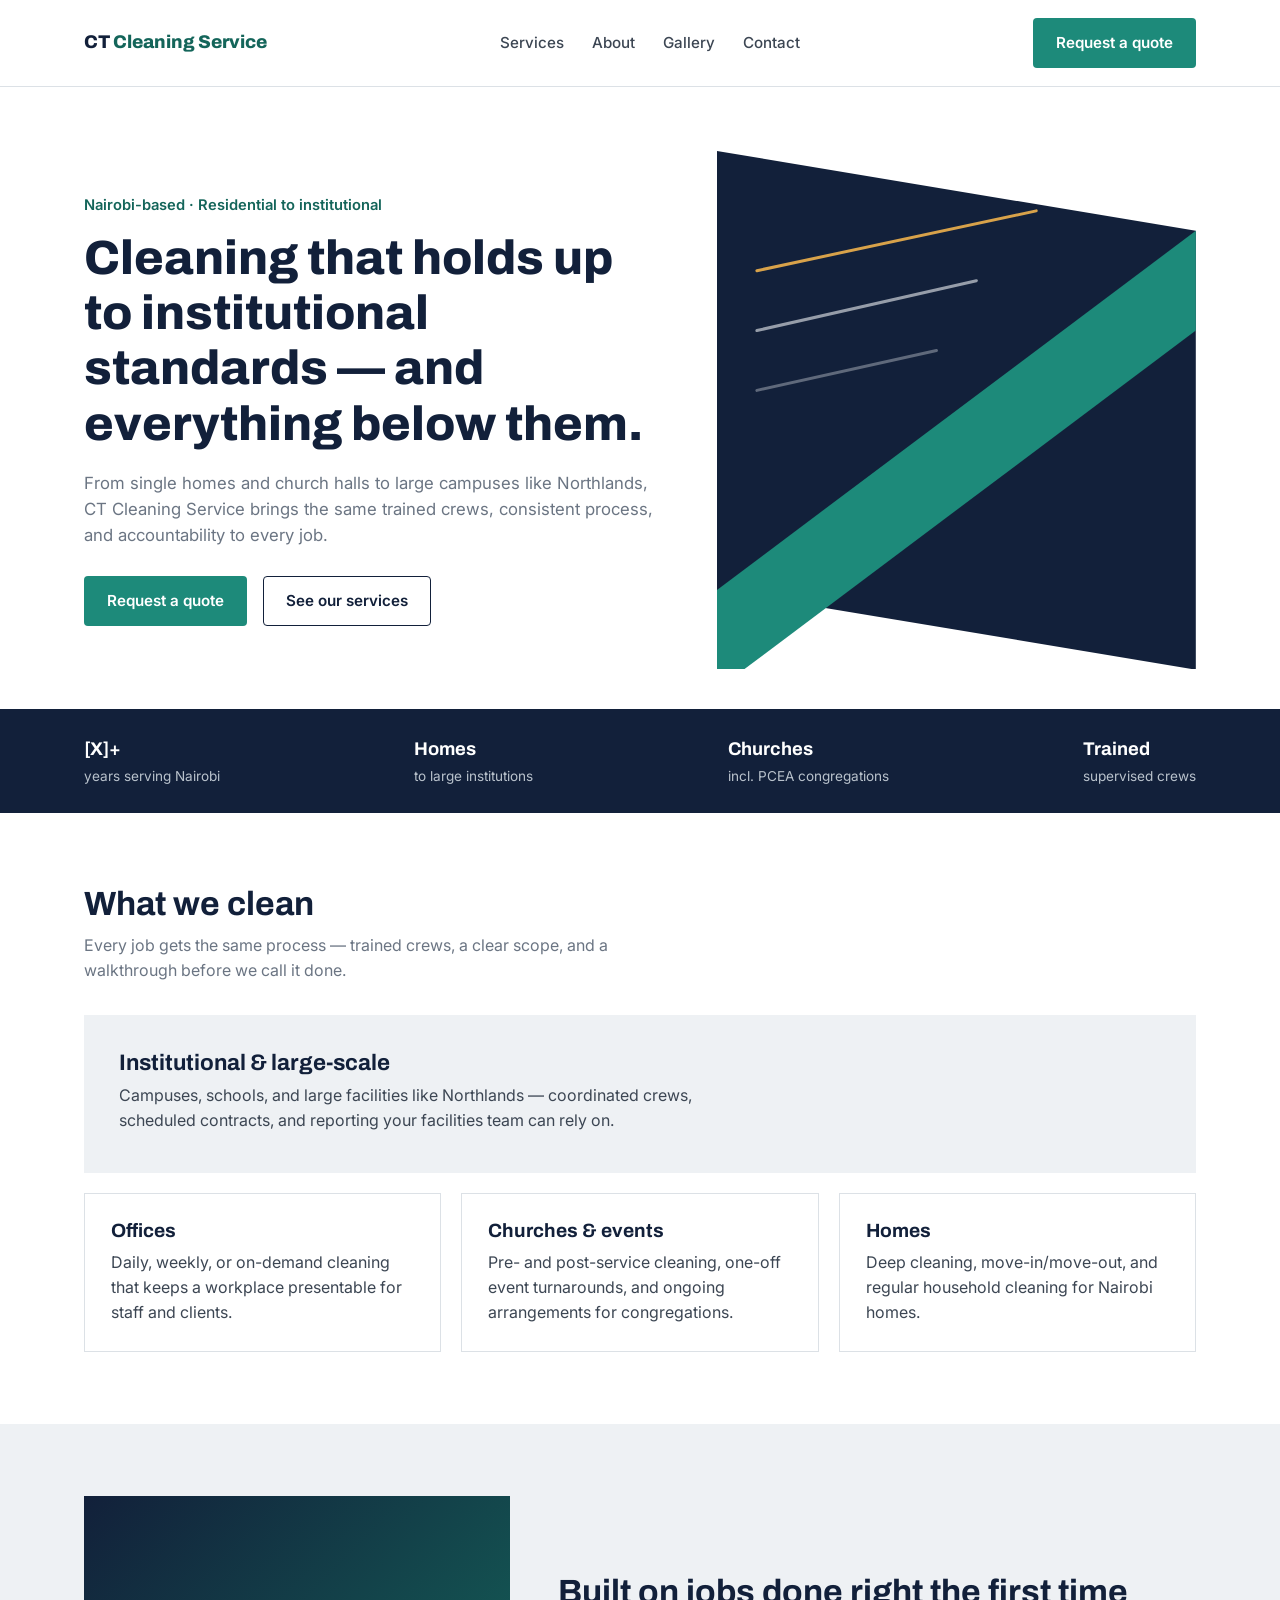
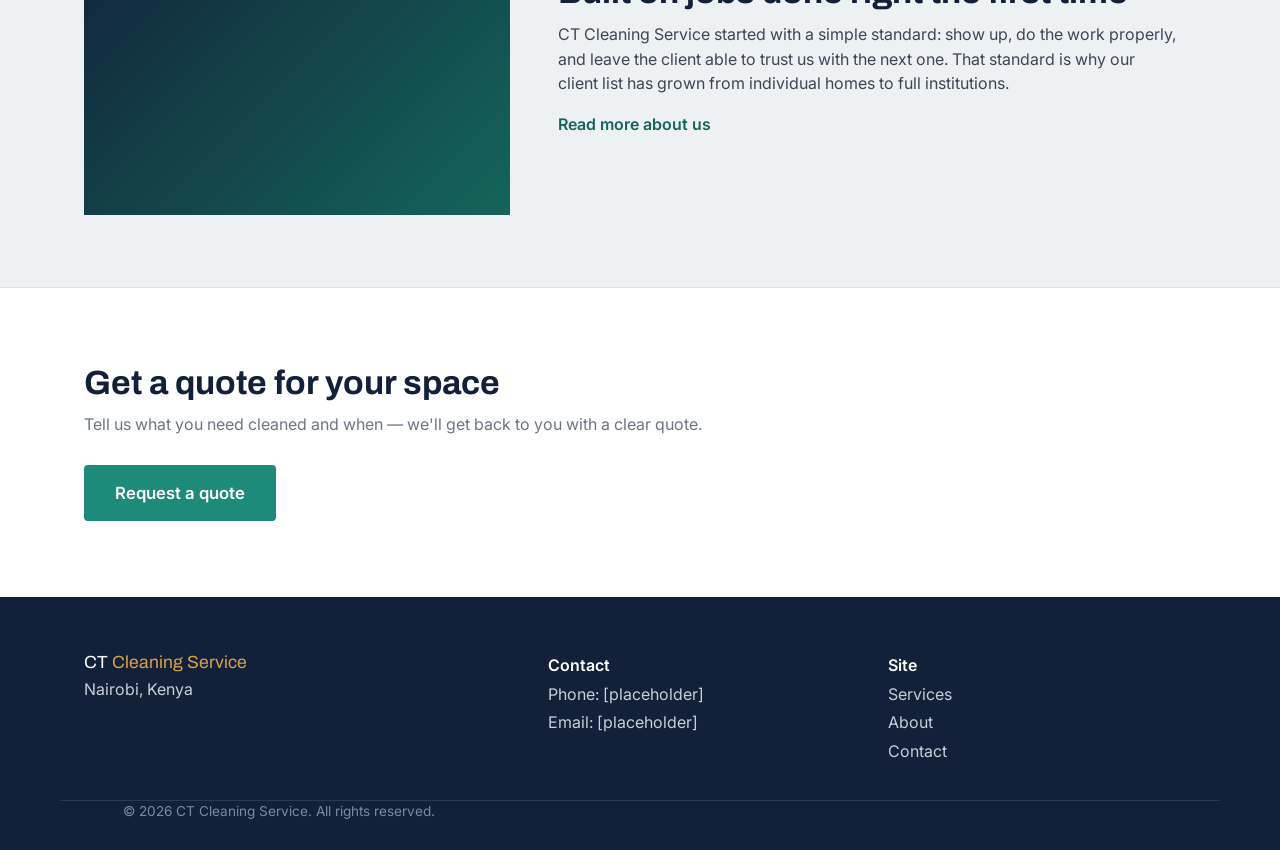
<file: index.html>
<!DOCTYPE html>
<html lang="en">
<head>
<meta charset="UTF-8">
<meta name="viewport" content="width=device-width, initial-scale=1.0">
<title>CT Cleaning Service — Professional Cleaning, Nairobi</title>
<meta name="description" content="CT Cleaning Service provides residential, office, church, event, and large-scale institutional cleaning across Nairobi.">
<link rel="preconnect" href="https://fonts.googleapis.com">
<link href="https://fonts.googleapis.com/css2?family=Archivo:wght@500;700;800&family=Inter:wght@400;500;600&display=swap" rel="stylesheet">
<link rel="stylesheet" href="css/style.css">
</head>
<body>

<header class="site-header">
  <div class="wrap header-inner">
    <a href="index.html" class="logo">CT <span>Cleaning Service</span></a>
    <nav class="main-nav">
      <a href="services.html">Services</a>
      <a href="about.html">About</a>
      <a href="gallery.html">Gallery</a>
      <a href="contact.html">Contact</a>
    </nav>
    <a href="quote.html" class="btn btn-primary header-cta">Request a quote</a>
  </div>
</header>

<main>

  <section class="hero">
    <div class="wrap hero-inner">
      <div class="hero-copy">
        <p class="hero-kicker">Nairobi-based · Residential to institutional</p>
        <h1>Cleaning that holds up to institutional standards — and everything below them.</h1>
        <p class="hero-sub">From single homes and church halls to large campuses like Northlands, CT Cleaning Service brings the same trained crews, consistent process, and accountability to every job.</p>
        <div class="hero-actions">
          <a href="quote.html" class="btn btn-primary">Request a quote</a>
          <a href="services.html" class="btn btn-ghost">See our services</a>
        </div>
      </div>
      <div class="hero-visual" aria-hidden="true">
        <svg viewBox="0 0 480 520" xmlns="http://www.w3.org/2000/svg">
          <polygon points="0,0 480,80 480,520 0,440" fill="#12203A"/>
          <polygon points="0,440 480,80 480,180 0,540" fill="#1D8A7A"/>
          <line x1="40" y1="120" x2="320" y2="60" stroke="#D8A24A" stroke-width="3" stroke-linecap="round"/>
          <line x1="40" y1="180" x2="260" y2="130" stroke="#EEF1F4" stroke-width="3" stroke-linecap="round" opacity="0.6"/>
          <line x1="40" y1="240" x2="220" y2="200" stroke="#EEF1F4" stroke-width="3" stroke-linecap="round" opacity="0.35"/>
        </svg>
      </div>
    </div>
  </section>

  <section class="trust-strip">
    <div class="wrap trust-inner">
      <div class="trust-item">
        <span class="trust-figure">[X]+</span>
        <span class="trust-label">years serving Nairobi</span>
      </div>
      <div class="trust-item">
        <span class="trust-figure">Homes</span>
        <span class="trust-label">to large institutions</span>
      </div>
      <div class="trust-item">
        <span class="trust-figure">Churches</span>
        <span class="trust-label">incl. PCEA congregations</span>
      </div>
      <div class="trust-item">
        <span class="trust-figure">Trained</span>
        <span class="trust-label">supervised crews</span>
      </div>
    </div>
  </section>

  <section class="services" id="services">
    <div class="wrap">
      <h2>What we clean</h2>
      <p class="section-lead">Every job gets the same process — trained crews, a clear scope, and a walkthrough before we call it done.</p>

      <div class="services-grid">
        <article class="service-card service-card--large">
          <h3>Institutional &amp; large-scale</h3>
          <p>Campuses, schools, and large facilities like Northlands — coordinated crews, scheduled contracts, and reporting your facilities team can rely on.</p>
        </article>
        <article class="service-card">
          <h3>Offices</h3>
          <p>Daily, weekly, or on-demand cleaning that keeps a workplace presentable for staff and clients.</p>
        </article>
        <article class="service-card">
          <h3>Churches &amp; events</h3>
          <p>Pre- and post-service cleaning, one-off event turnarounds, and ongoing arrangements for congregations.</p>
        </article>
        <article class="service-card">
          <h3>Homes</h3>
          <p>Deep cleaning, move-in/move-out, and regular household cleaning for Nairobi homes.</p>
        </article>
      </div>
    </div>
  </section>

  <section class="about-teaser">
    <div class="wrap about-inner">
      <div class="about-visual" aria-hidden="true"></div>
      <div class="about-copy">
        <h2>Built on jobs done right the first time</h2>
        <p>CT Cleaning Service started with a simple standard: show up, do the work properly, and leave the client able to trust us with the next one. That standard is why our client list has grown from individual homes to full institutions.</p>
        <a href="about.html" class="link-arrow">Read more about us</a>
      </div>
    </div>
  </section>

  <section class="cta-band">
    <div class="wrap cta-inner">
      <h2>Get a quote for your space</h2>
      <p>Tell us what you need cleaned and when — we'll get back to you with a clear quote.</p>
      <a href="quote.html" class="btn btn-primary btn-large">Request a quote</a>
    </div>
  </section>

</main>

<footer class="site-footer">
  <div class="wrap footer-inner">
    <div>
      <p class="footer-logo">CT <span>Cleaning Service</span></p>
      <p>Nairobi, Kenya</p>
    </div>
    <div>
      <p class="footer-heading">Contact</p>
      <p>Phone: [placeholder]</p>
      <p>Email: [placeholder]</p>
    </div>
    <div>
      <p class="footer-heading">Site</p>
      <p><a href="services.html">Services</a></p>
      <p><a href="about.html">About</a></p>
      <p><a href="contact.html">Contact</a></p>
    </div>
  </div>
  <p class="footer-copy">&copy; <span id="year"></span> CT Cleaning Service. All rights reserved.</p>
</footer>

<script>document.getElementById('year').textContent = new Date().getFullYear();</script>
</body>
</html>
</file>
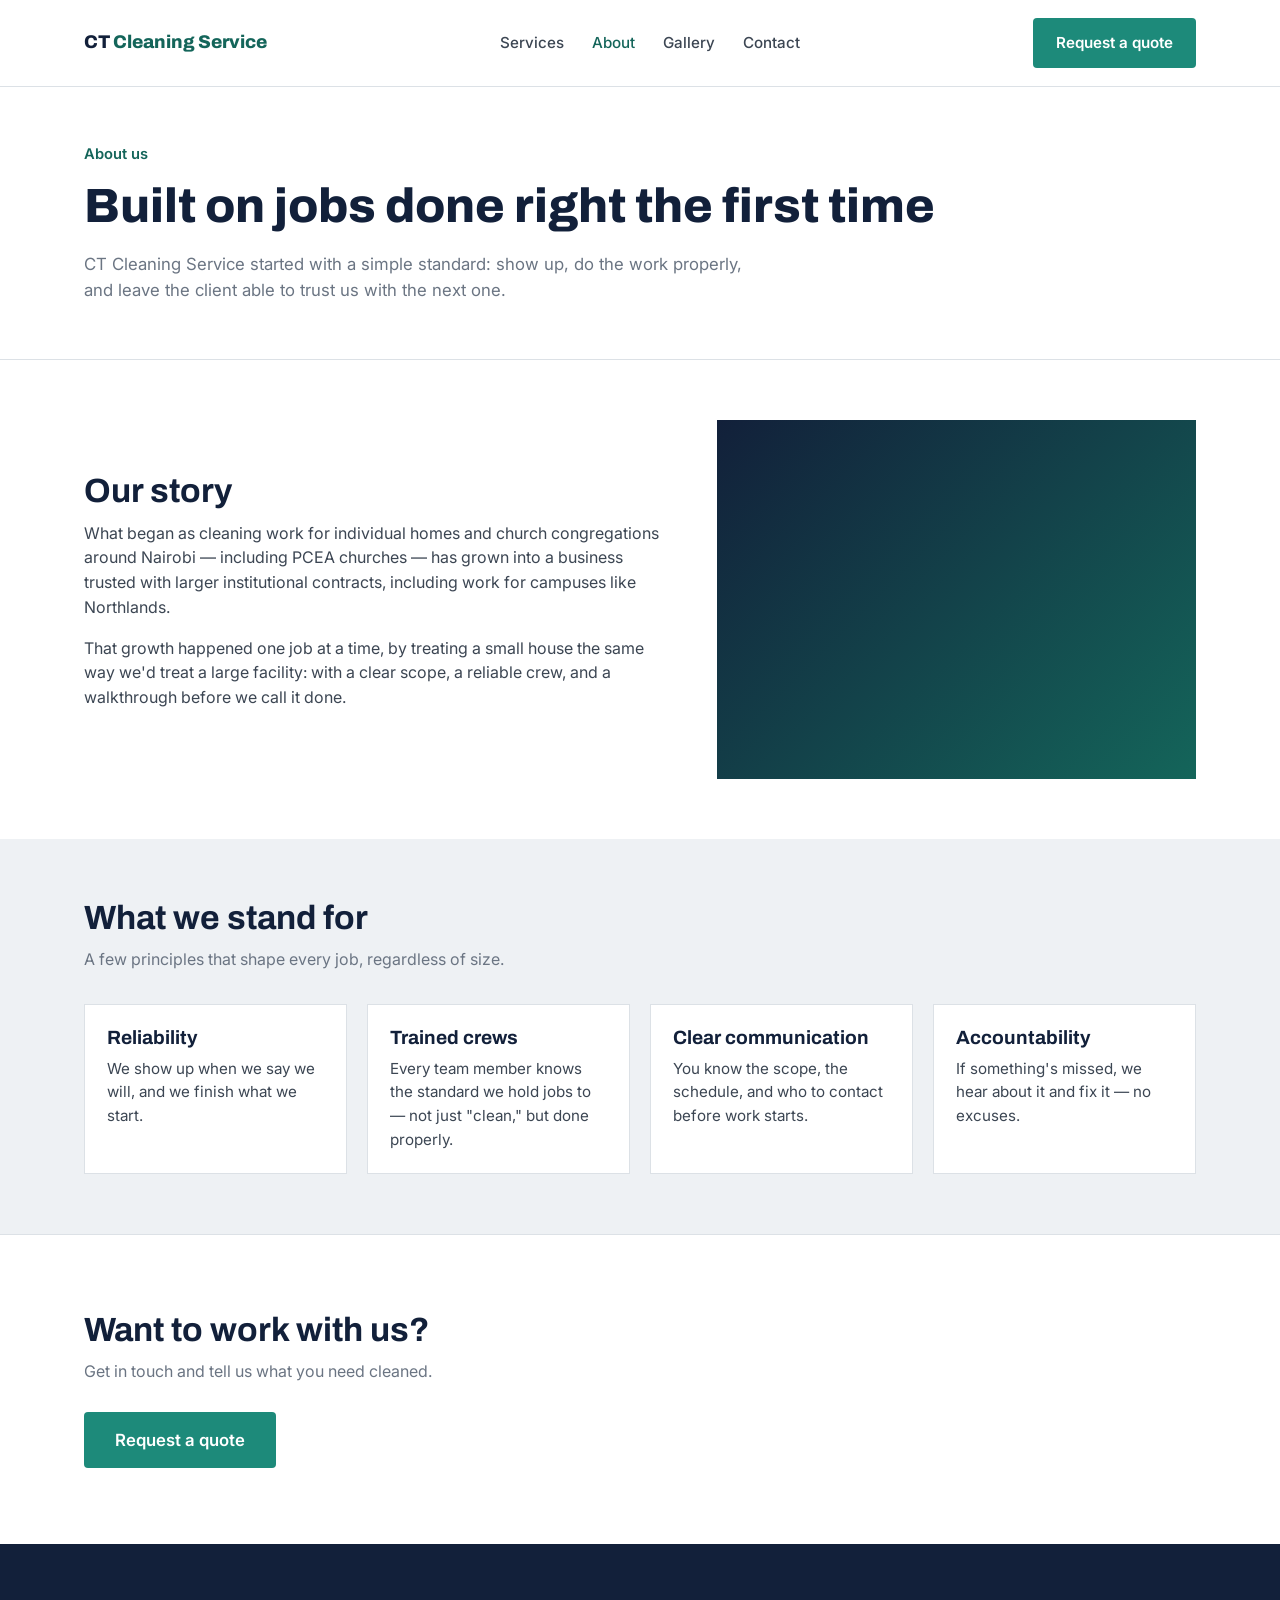
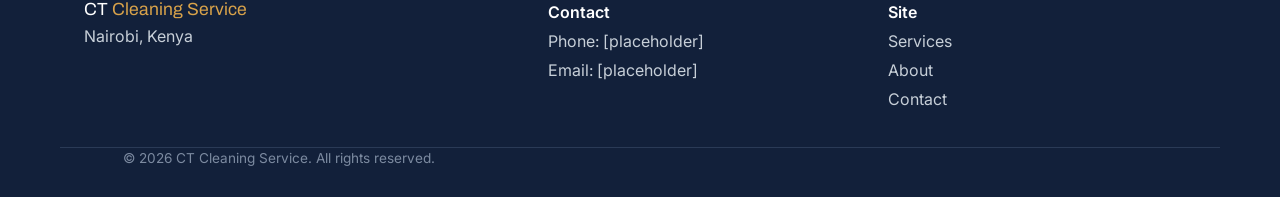
<file: about.html>
<!DOCTYPE html>
<html lang="en">
<head>
<meta charset="UTF-8">
<meta name="viewport" content="width=device-width, initial-scale=1.0">
<title>About — CT Cleaning Service</title>
<meta name="description" content="CT Cleaning Service is a Nairobi-based cleaning company serving homes, offices, churches, events, and large institutions.">
<link rel="preconnect" href="https://fonts.googleapis.com">
<link href="https://fonts.googleapis.com/css2?family=Archivo:wght@500;700;800&family=Inter:wght@400;500;600&display=swap" rel="stylesheet">
<link rel="stylesheet" href="css/style.css">
</head>
<body>

<header class="site-header">
  <div class="wrap header-inner">
    <a href="index.html" class="logo">CT <span>Cleaning Service</span></a>
    <nav class="main-nav">
      <a href="services.html">Services</a>
      <a href="about.html" class="active">About</a>
      <a href="gallery.html">Gallery</a>
      <a href="contact.html">Contact</a>
    </nav>
    <a href="quote.html" class="btn btn-primary header-cta">Request a quote</a>
  </div>
</header>

<main>

  <section class="page-hero">
    <div class="wrap">
      <p class="hero-kicker">About us</p>
      <h1>Built on jobs done right the first time</h1>
      <p class="hero-sub">CT Cleaning Service started with a simple standard: show up, do the work properly, and leave the client able to trust us with the next one.</p>
    </div>
  </section>

  <section class="service-detail">
    <div class="wrap service-detail-inner">
      <div class="service-detail-text">
        <h2>Our story</h2>
        <p>What began as cleaning work for individual homes and church congregations around Nairobi — including PCEA churches — has grown into a business trusted with larger institutional contracts, including work for campuses like Northlands.</p>
        <p>That growth happened one job at a time, by treating a small house the same way we'd treat a large facility: with a clear scope, a reliable crew, and a walkthrough before we call it done.</p>
      </div>
      <div class="service-detail-visual" aria-hidden="true"></div>
    </div>
  </section>

  <section class="service-detail alt">
    <div class="wrap">
      <h2>What we stand for</h2>
      <p class="section-lead">A few principles that shape every job, regardless of size.</p>
      <div class="values-grid">
        <div class="value-card">
          <h3>Reliability</h3>
          <p>We show up when we say we will, and we finish what we start.</p>
        </div>
        <div class="value-card">
          <h3>Trained crews</h3>
          <p>Every team member knows the standard we hold jobs to — not just "clean," but done properly.</p>
        </div>
        <div class="value-card">
          <h3>Clear communication</h3>
          <p>You know the scope, the schedule, and who to contact before work starts.</p>
        </div>
        <div class="value-card">
          <h3>Accountability</h3>
          <p>If something's missed, we hear about it and fix it — no excuses.</p>
        </div>
      </div>
    </div>
  </section>

  <section class="cta-band">
    <div class="wrap cta-inner">
      <h2>Want to work with us?</h2>
      <p>Get in touch and tell us what you need cleaned.</p>
      <a href="quote.html" class="btn btn-primary btn-large">Request a quote</a>
    </div>
  </section>

</main>

<footer class="site-footer">
  <div class="wrap footer-inner">
    <div>
      <p class="footer-logo">CT <span>Cleaning Service</span></p>
      <p>Nairobi, Kenya</p>
    </div>
    <div>
      <p class="footer-heading">Contact</p>
      <p>Phone: [placeholder]</p>
      <p>Email: [placeholder]</p>
    </div>
    <div>
      <p class="footer-heading">Site</p>
      <p><a href="services.html">Services</a></p>
      <p><a href="about.html">About</a></p>
      <p><a href="contact.html">Contact</a></p>
    </div>
  </div>
  <p class="footer-copy">&copy; <span id="year"></span> CT Cleaning Service. All rights reserved.</p>
</footer>

<script>document.getElementById('year').textContent = new Date().getFullYear();</script>
</body>
</html>
</file>
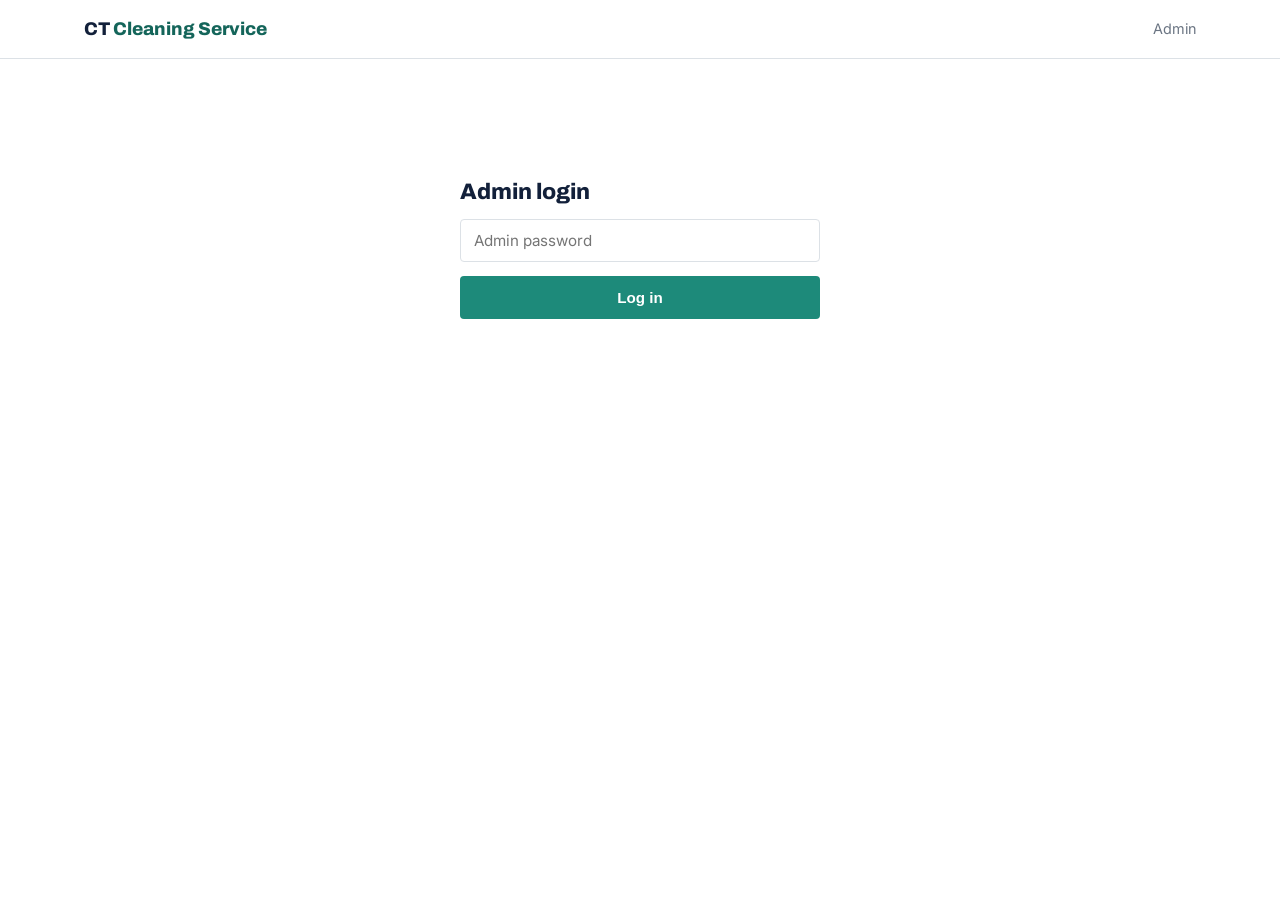
<file: admin.html>
<!DOCTYPE html>
<html lang="en">
<head>
<meta charset="UTF-8">
<meta name="viewport" content="width=device-width, initial-scale=1.0">
<title>Admin — CT Cleaning Service</title>
<link rel="preconnect" href="https://fonts.googleapis.com">
<link href="https://fonts.googleapis.com/css2?family=Archivo:wght@500;700;800&family=Inter:wght@400;500;600&display=swap" rel="stylesheet">
<link rel="stylesheet" href="css/style.css">
<style>
  [hidden] { display: none !important; }
  .admin-wrap { max-width: 1100px; margin: 0 auto; padding: 40px 24px 80px; }
  .login-box { max-width: 360px; margin: 80px auto; display: grid; gap: 14px; }
  .login-box input { padding: 11px 13px; border: 1px solid var(--border); border-radius: var(--radius); }
  .admin-table { width: 100%; border-collapse: collapse; margin-top: 24px; font-size: 0.92rem; }
  .admin-table th, .admin-table td { text-align: left; padding: 10px 12px; border-bottom: 1px solid var(--border); vertical-align: top; }
  .admin-table th { background: var(--alt-bg); font-weight: 600; }
  .status-select { padding: 6px 8px; border: 1px solid var(--border); border-radius: var(--radius); font-size: 0.85rem; }
  .admin-error { color: #B3261E; font-size: 0.9rem; }
  .table-wrap { overflow-x: auto; }
  .top-nav { display: flex; gap: 18px; margin-bottom: 24px; font-size: 0.9rem; }
  .top-nav a { color: var(--text-soft); }
  .top-nav a.active { color: var(--teal-dark); font-weight: 600; }
</style>
</head>
<body>

<header class="site-header">
  <div class="wrap header-inner">
    <a href="index.html" class="logo">CT <span>Cleaning Service</span></a>
    <span style="font-size:0.9rem;color:var(--text-soft);">Admin</span>
  </div>
</header>

<main class="admin-wrap">

  <div id="login-view" class="login-box">
    <h1 style="font-size:1.4rem;">Admin login</h1>
    <input type="password" id="password-input" placeholder="Admin password" autocomplete="current-password">
    <button class="btn btn-primary" id="login-btn">Log in</button>
    <p id="login-error" class="admin-error" hidden>Incorrect password.</p>
  </div>

  <div id="dashboard-view" hidden>
    <nav class="top-nav">
      <a href="admin.html" class="active">Leads</a>
      <a href="quotation-new.html">Quotations</a>
    </nav>

    <h1 style="font-size:1.4rem;">Quote requests</h1>
    <p style="color:var(--text-soft);">Newest first. Update status as you follow up on each lead.</p>
    <div class="table-wrap">
      <table class="admin-table">
        <thead>
          <tr>
            <th>Date</th>
            <th>Name</th>
            <th>Contact</th>
            <th>Type</th>
            <th>Org</th>
            <th>Location</th>
            <th>Date needed</th>
            <th>Notes</th>
            <th>Status</th>
          </tr>
        </thead>
        <tbody id="quotes-tbody"></tbody>
      </table>
    </div>
  </div>

</main>

<script>
const loginView = document.getElementById('login-view');
const dashboardView = document.getElementById('dashboard-view');
const passwordInput = document.getElementById('password-input');
const loginBtn = document.getElementById('login-btn');
const loginError = document.getElementById('login-error');
const tbody = document.getElementById('quotes-tbody');

function getStoredPassword() {
  return sessionStorage.getItem('admin_password') || '';
}

async function loadQuotes() {
  const password = getStoredPassword();
  const res = await fetch('/api/quotes', {
    headers: { 'X-Admin-Password': password },
  });

  if (res.status === 401) {
    sessionStorage.removeItem('admin_password');
    loginView.hidden = false;
    dashboardView.hidden = true;
    loginError.hidden = false;
    return;
  }

  const data = await res.json();
  renderQuotes(data);
  loginView.hidden = true;
  dashboardView.hidden = false;
}

function renderQuotes(quotes) {
  tbody.innerHTML = '';
  quotes.forEach(function (q) {
    const tr = document.createElement('tr');
    tr.innerHTML = `
      <td>${new Date(q.created_at).toLocaleDateString()}</td>
      <td>${q.name}</td>
      <td>${q.phone}${q.email ? '<br>' + q.email : ''}</td>
      <td>${q.service_type}</td>
      <td>${q.org_name || '—'}</td>
      <td>${q.location}</td>
      <td>${q.date_needed || '—'}</td>
      <td>${q.notes || '—'}</td>
      <td></td>
    `;
    const statusTd = tr.lastElementChild;
    const select = document.createElement('select');
    select.className = 'status-select';
    ['new', 'contacted', 'won', 'lost'].forEach(function (s) {
      const opt = document.createElement('option');
      opt.value = s;
      opt.textContent = s;
      if (s === q.status) opt.selected = true;
      select.appendChild(opt);
    });
    select.addEventListener('change', function () {
      updateStatus(q.id, select.value);
    });
    statusTd.appendChild(select);
    tbody.appendChild(tr);
  });
}

async function updateStatus(id, status) {
  const password = getStoredPassword();
  await fetch('/api/quotes/' + id, {
    method: 'PATCH',
    headers: {
      'Content-Type': 'application/json',
      'X-Admin-Password': password,
    },
    body: JSON.stringify({ status: status }),
  });
}

loginBtn.addEventListener('click', function () {
  sessionStorage.setItem('admin_password', passwordInput.value);
  loginError.hidden = true;
  loadQuotes();
});

passwordInput.addEventListener('keydown', function (e) {
  if (e.key === 'Enter') loginBtn.click();
});

// If a password is already stored for this session, try loading right away.
if (getStoredPassword()) {
  loadQuotes();
}
</script>
</body>
</html>
</file>
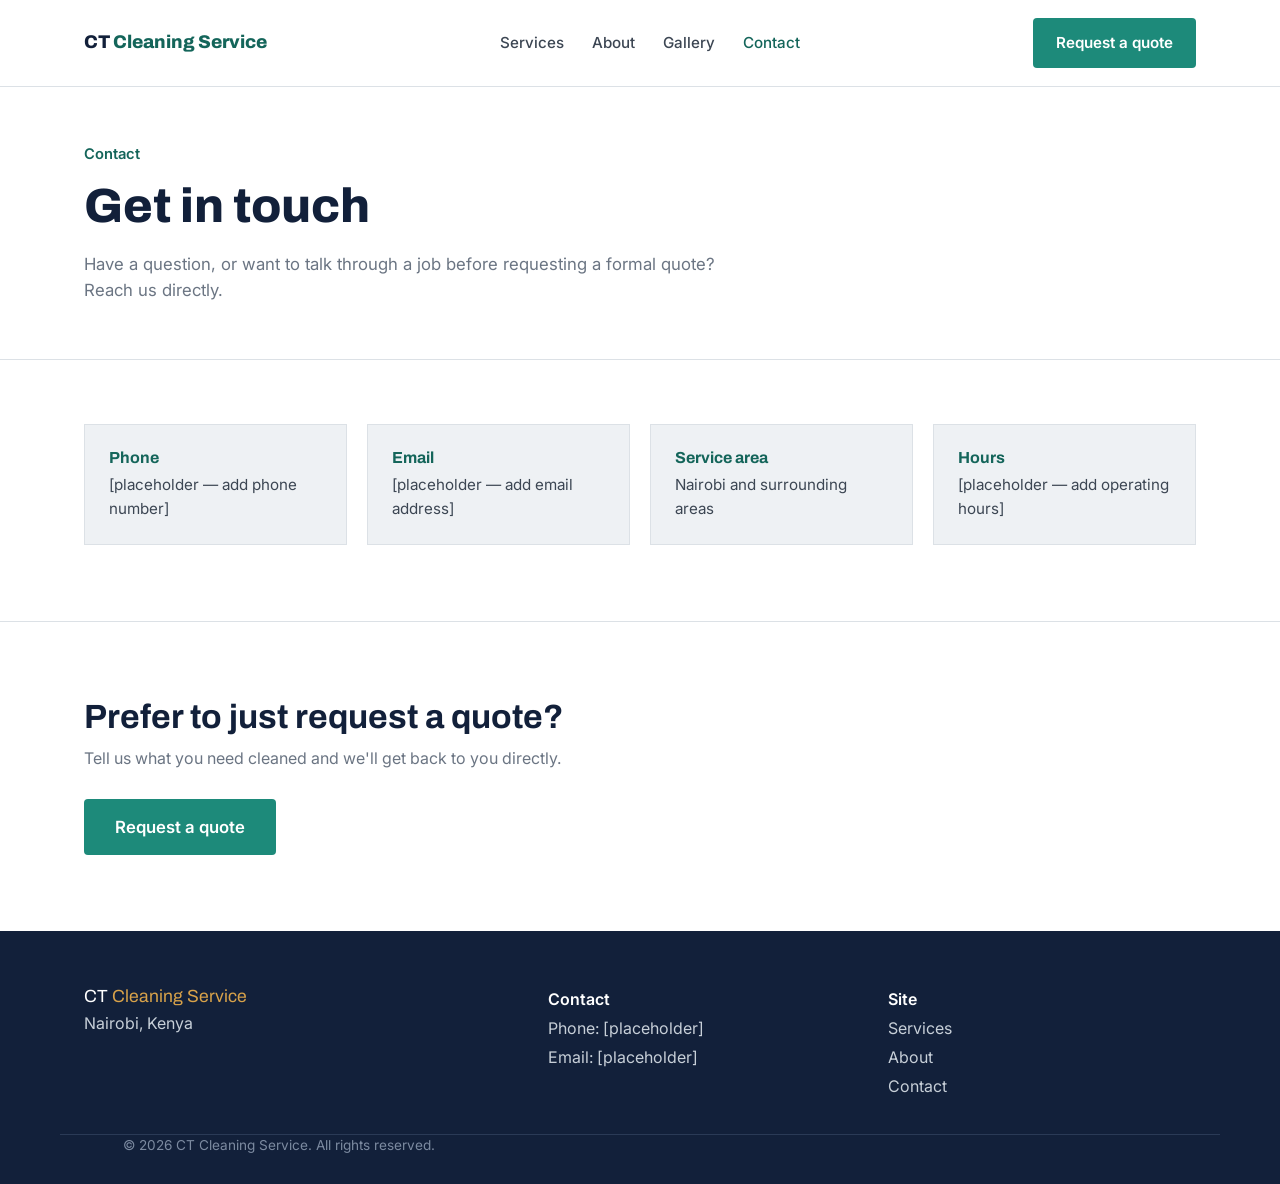
<file: contact.html>
<!DOCTYPE html>
<html lang="en">
<head>
<meta charset="UTF-8">
<meta name="viewport" content="width=device-width, initial-scale=1.0">
<title>Contact — CT Cleaning Service</title>
<meta name="description" content="Get in touch with CT Cleaning Service, Nairobi.">
<link rel="preconnect" href="https://fonts.googleapis.com">
<link href="https://fonts.googleapis.com/css2?family=Archivo:wght@500;700;800&family=Inter:wght@400;500;600&display=swap" rel="stylesheet">
<link rel="stylesheet" href="css/style.css">
</head>
<body>

<header class="site-header">
  <div class="wrap header-inner">
    <a href="index.html" class="logo">CT <span>Cleaning Service</span></a>
    <nav class="main-nav">
      <a href="services.html">Services</a>
      <a href="about.html">About</a>
      <a href="gallery.html">Gallery</a>
      <a href="contact.html" class="active">Contact</a>
    </nav>
    <a href="quote.html" class="btn btn-primary header-cta">Request a quote</a>
  </div>
</header>

<main>

  <section class="page-hero">
    <div class="wrap">
      <p class="hero-kicker">Contact</p>
      <h1>Get in touch</h1>
      <p class="hero-sub">Have a question, or want to talk through a job before requesting a formal quote? Reach us directly.</p>
    </div>
  </section>

  <section class="contact-section">
    <div class="wrap contact-inner">
      <div class="contact-card">
        <h3>Phone</h3>
        <p>[placeholder — add phone number]</p>
      </div>
      <div class="contact-card">
        <h3>Email</h3>
        <p>[placeholder — add email address]</p>
      </div>
      <div class="contact-card">
        <h3>Service area</h3>
        <p>Nairobi and surrounding areas</p>
      </div>
      <div class="contact-card">
        <h3>Hours</h3>
        <p>[placeholder — add operating hours]</p>
      </div>
    </div>
  </section>

  <section class="cta-band">
    <div class="wrap cta-inner">
      <h2>Prefer to just request a quote?</h2>
      <p>Tell us what you need cleaned and we'll get back to you directly.</p>
      <a href="quote.html" class="btn btn-primary btn-large">Request a quote</a>
    </div>
  </section>

</main>

<footer class="site-footer">
  <div class="wrap footer-inner">
    <div>
      <p class="footer-logo">CT <span>Cleaning Service</span></p>
      <p>Nairobi, Kenya</p>
    </div>
    <div>
      <p class="footer-heading">Contact</p>
      <p>Phone: [placeholder]</p>
      <p>Email: [placeholder]</p>
    </div>
    <div>
      <p class="footer-heading">Site</p>
      <p><a href="services.html">Services</a></p>
      <p><a href="about.html">About</a></p>
      <p><a href="contact.html">Contact</a></p>
    </div>
  </div>
  <p class="footer-copy">&copy; <span id="year"></span> CT Cleaning Service. All rights reserved.</p>
</footer>

<script>document.getElementById('year').textContent = new Date().getFullYear();</script>
</body>
</html>
</file>
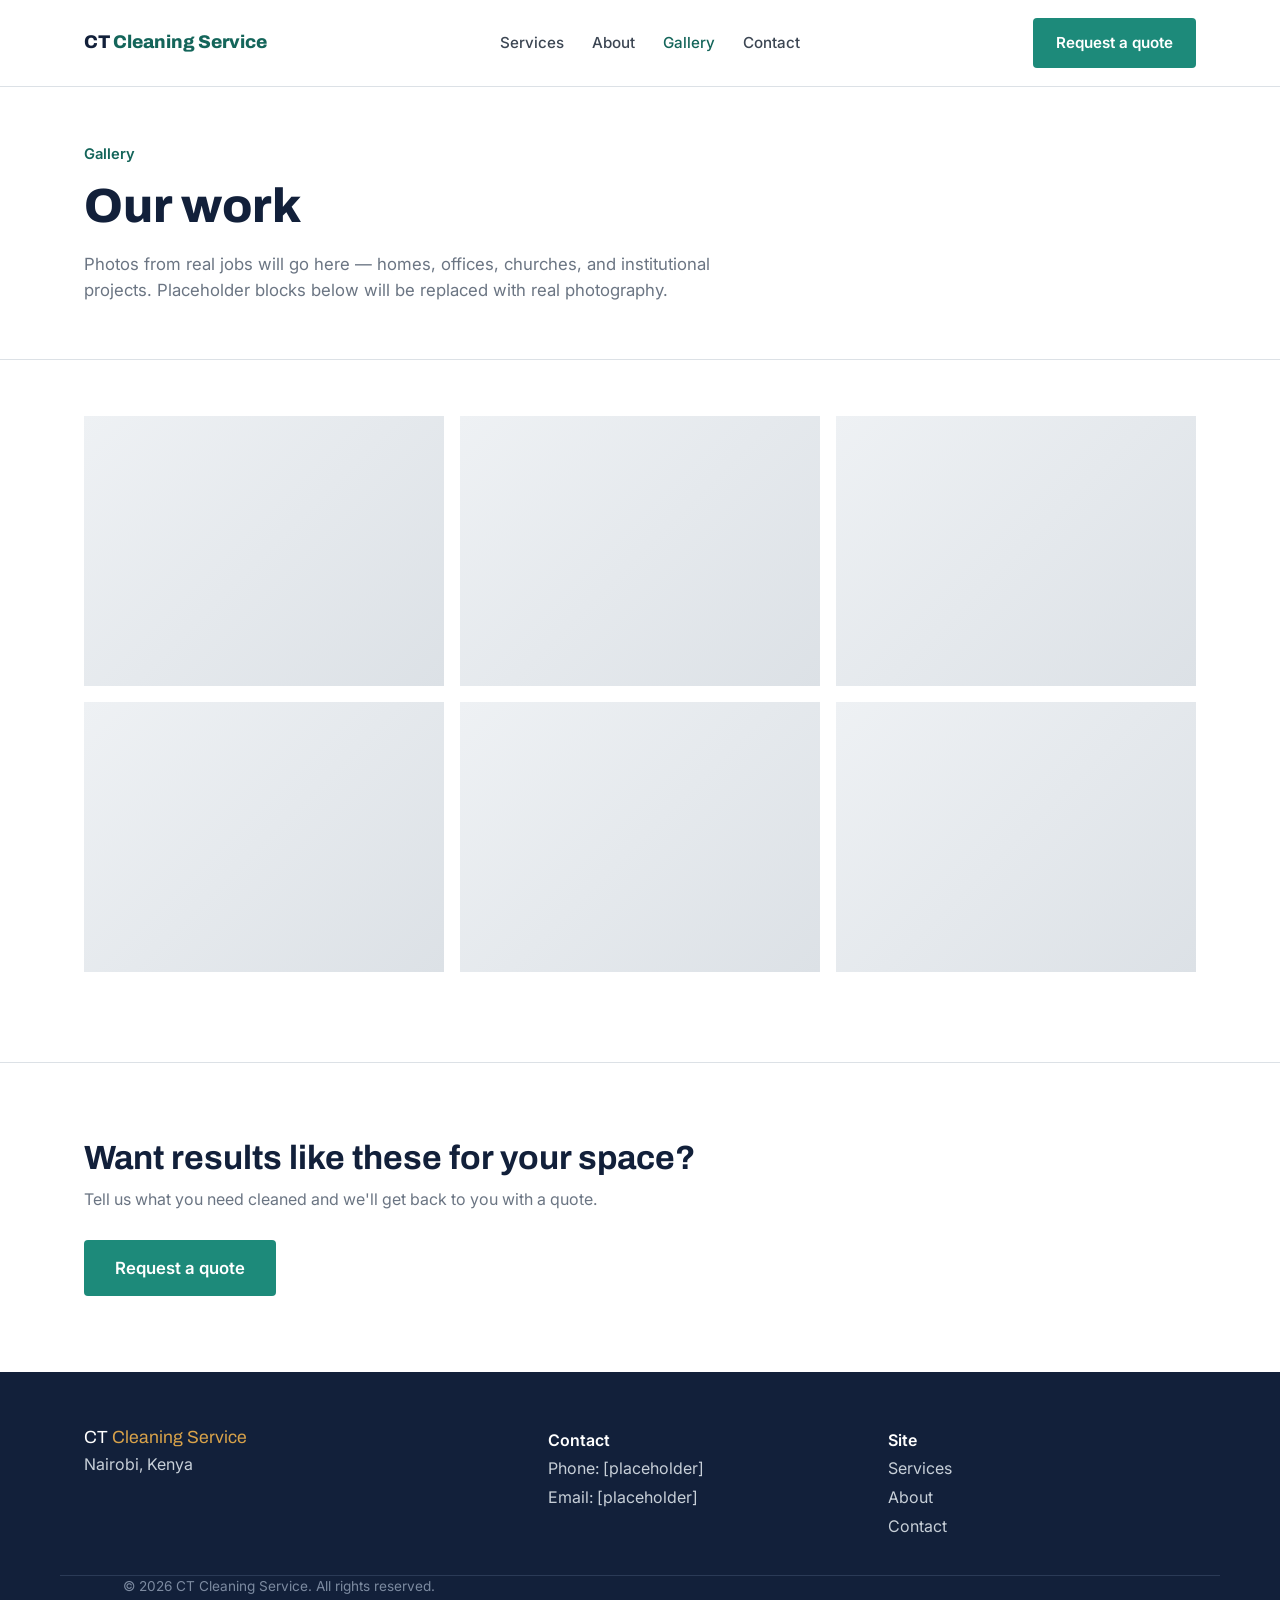
<file: gallery.html>
<!DOCTYPE html>
<html lang="en">
<head>
<meta charset="UTF-8">
<meta name="viewport" content="width=device-width, initial-scale=1.0">
<title>Gallery — CT Cleaning Service</title>
<meta name="description" content="See CT Cleaning Service's work across homes, offices, churches, and institutions.">
<link rel="preconnect" href="https://fonts.googleapis.com">
<link href="https://fonts.googleapis.com/css2?family=Archivo:wght@500;700;800&family=Inter:wght@400;500;600&display=swap" rel="stylesheet">
<link rel="stylesheet" href="css/style.css">
</head>
<body>

<header class="site-header">
  <div class="wrap header-inner">
    <a href="index.html" class="logo">CT <span>Cleaning Service</span></a>
    <nav class="main-nav">
      <a href="services.html">Services</a>
      <a href="about.html">About</a>
      <a href="gallery.html" class="active">Gallery</a>
      <a href="contact.html">Contact</a>
    </nav>
    <a href="quote.html" class="btn btn-primary header-cta">Request a quote</a>
  </div>
</header>

<main>

  <section class="page-hero">
    <div class="wrap">
      <p class="hero-kicker">Gallery</p>
      <h1>Our work</h1>
      <p class="hero-sub">Photos from real jobs will go here — homes, offices, churches, and institutional projects. Placeholder blocks below will be replaced with real photography.</p>
    </div>
  </section>

  <section class="gallery-section">
    <div class="wrap">
      <div class="gallery-grid">
        <div class="gallery-item"></div>
        <div class="gallery-item"></div>
        <div class="gallery-item"></div>
        <div class="gallery-item"></div>
        <div class="gallery-item"></div>
        <div class="gallery-item"></div>
      </div>
    </div>
  </section>

  <section class="cta-band">
    <div class="wrap cta-inner">
      <h2>Want results like these for your space?</h2>
      <p>Tell us what you need cleaned and we'll get back to you with a quote.</p>
      <a href="quote.html" class="btn btn-primary btn-large">Request a quote</a>
    </div>
  </section>

</main>

<footer class="site-footer">
  <div class="wrap footer-inner">
    <div>
      <p class="footer-logo">CT <span>Cleaning Service</span></p>
      <p>Nairobi, Kenya</p>
    </div>
    <div>
      <p class="footer-heading">Contact</p>
      <p>Phone: [placeholder]</p>
      <p>Email: [placeholder]</p>
    </div>
    <div>
      <p class="footer-heading">Site</p>
      <p><a href="services.html">Services</a></p>
      <p><a href="about.html">About</a></p>
      <p><a href="contact.html">Contact</a></p>
    </div>
  </div>
  <p class="footer-copy">&copy; <span id="year"></span> CT Cleaning Service. All rights reserved.</p>
</footer>

<script>document.getElementById('year').textContent = new Date().getFullYear();</script>
</body>
</html>
</file>
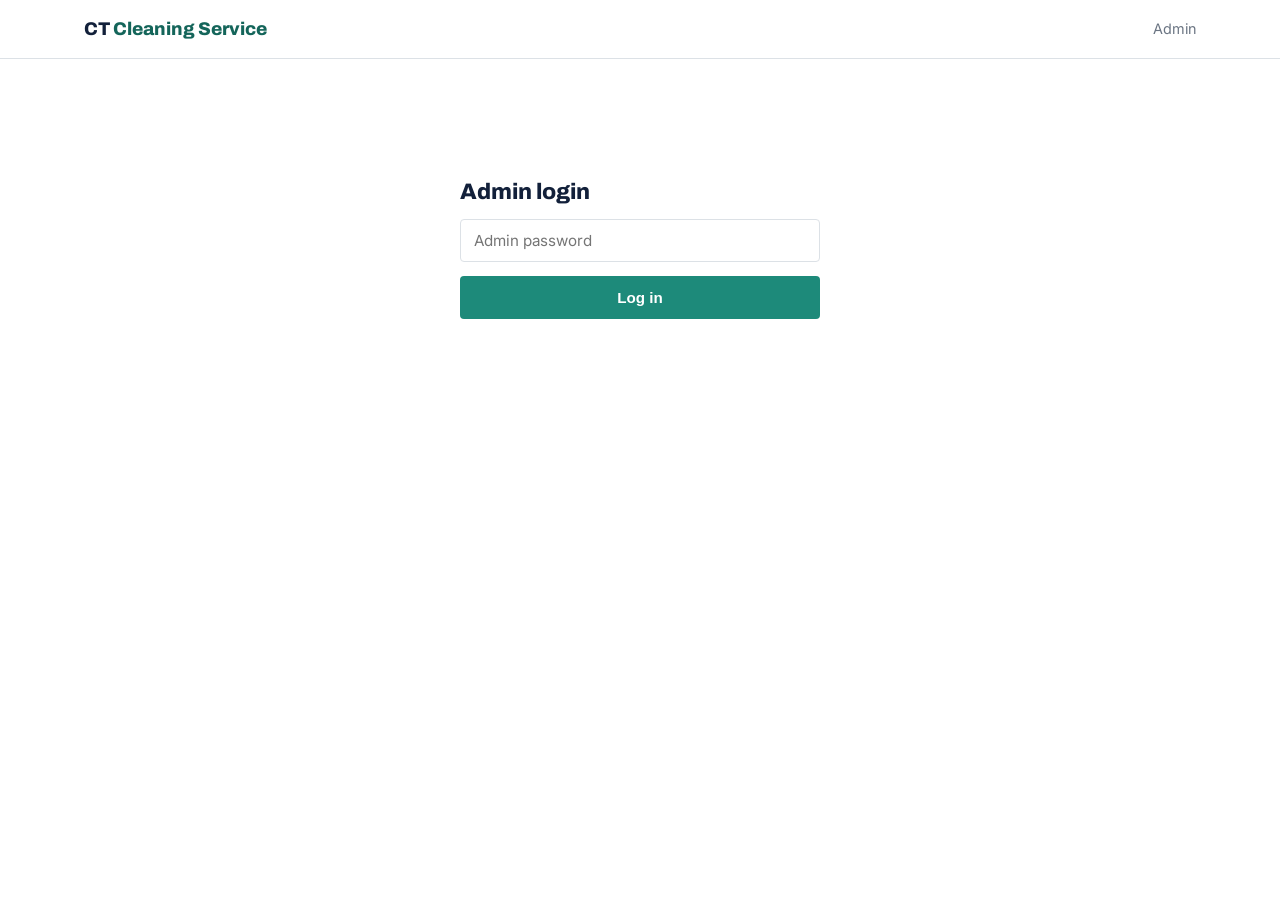
<file: quotation-new.html>
<!DOCTYPE html>
<html lang="en">
<head>
<meta charset="UTF-8">
<meta name="viewport" content="width=device-width, initial-scale=1.0">
<title>Create Quotation — CT Cleaning Service</title>
<link rel="preconnect" href="https://fonts.googleapis.com">
<link href="https://fonts.googleapis.com/css2?family=Archivo:wght@500;700;800&family=Inter:wght@400;500;600&display=swap" rel="stylesheet">
<link rel="stylesheet" href="css/style.css">
<style>
  [hidden] { display: none !important; }
  .admin-wrap { max-width: 1100px; margin: 0 auto; padding: 40px 24px 80px; }
  .login-box { max-width: 360px; margin: 80px auto; display: grid; gap: 14px; }
  .login-box input { padding: 11px 13px; border: 1px solid var(--border); border-radius: var(--radius); }
  .admin-error { color: #B3261E; font-size: 0.9rem; }
  .top-nav { display: flex; gap: 18px; margin-bottom: 24px; font-size: 0.9rem; }
  .top-nav a { color: var(--text-soft); }
  .top-nav a.active { color: var(--teal-dark); font-weight: 600; }

  .q-form-grid { display: grid; grid-template-columns: 1fr 1fr; gap: 16px; margin-bottom: 24px; }
  .q-form-grid .full { grid-column: 1 / -1; }
  .q-form-grid label { font-weight: 600; font-size: 0.85rem; display: block; margin-bottom: 4px; }
  .q-form-grid input, .q-form-grid textarea {
    width: 100%; padding: 9px 11px; border: 1px solid var(--border); border-radius: var(--radius); font-family: inherit; font-size: 0.92rem;
  }

  .items-table { width: 100%; border-collapse: collapse; margin-bottom: 12px; }
  .items-table th { text-align: left; font-size: 0.8rem; color: var(--text-soft); padding: 6px 8px; border-bottom: 1px solid var(--border); }
  .items-table td { padding: 6px 8px; }
  .items-table input { width: 100%; padding: 7px 8px; border: 1px solid var(--border); border-radius: var(--radius); font-size: 0.9rem; }
  .items-table input.qty, .items-table input.price { text-align: right; }
  .subtotal-cell { text-align: right; font-variant-numeric: tabular-nums; white-space: nowrap; padding-right: 8px; }
  .remove-btn { background: none; border: none; color: #B3261E; cursor: pointer; font-size: 1.1rem; line-height: 1; padding: 4px 8px; }

  .totals-row { display: flex; justify-content: flex-end; gap: 12px; font-size: 1.05rem; padding: 10px 0; border-top: 2px solid var(--ink); margin-top: 4px; }
  .totals-row .label { color: var(--text-soft); }
  .totals-row .amount { font-weight: 700; color: var(--ink); }

  .add-item-btn { background: var(--alt-bg); border: 1px dashed var(--border); border-radius: var(--radius); padding: 8px 14px; cursor: pointer; font-size: 0.9rem; color: var(--teal-dark); font-weight: 600; }

  .saved-table { width: 100%; border-collapse: collapse; margin-top: 16px; font-size: 0.9rem; }
  .saved-table th, .saved-table td { text-align: left; padding: 9px 10px; border-bottom: 1px solid var(--border); }
  .saved-table th { background: var(--alt-bg); }
  .pdf-link-btn { background: var(--teal); color: #fff; border: none; padding: 6px 12px; border-radius: var(--radius); cursor: pointer; font-size: 0.85rem; font-weight: 600; }
  .save-status { font-size: 0.9rem; margin-top: 10px; }
  .save-status.ok { color: var(--teal-dark); }
  .save-status.err { color: #B3261E; }
</style>
</head>
<body>

<header class="site-header">
  <div class="wrap header-inner">
    <a href="index.html" class="logo">CT <span>Cleaning Service</span></a>
    <span style="font-size:0.9rem;color:var(--text-soft);">Admin</span>
  </div>
</header>

<main class="admin-wrap">

  <div id="login-view" class="login-box">
    <h1 style="font-size:1.4rem;">Admin login</h1>
    <input type="password" id="password-input" placeholder="Admin password" autocomplete="current-password">
    <button class="btn btn-primary" id="login-btn">Log in</button>
    <p id="login-error" class="admin-error" hidden>Incorrect password.</p>
  </div>

  <div id="dashboard-view" hidden>
    <nav class="top-nav">
      <a href="admin.html">Leads</a>
      <a href="quotation-new.html" class="active">Quotations</a>
    </nav>

    <h1 style="font-size:1.4rem;">Create a quotation</h1>
    <p style="color:var(--text-soft);margin-bottom:20px;">Fill in the client's details and add line items — a numbered, branded PDF is generated automatically.</p>

    <form id="quotation-form">
      <div class="q-form-grid">
        <div><label for="client-name">Client name</label><input type="text" id="client-name" required></div>
        <div><label for="client-phone">Phone</label><input type="text" id="client-phone" required></div>
        <div><label for="client-email">Email (optional)</label><input type="email" id="client-email"></div>
        <div><label for="client-org">Organization (optional)</label><input type="text" id="client-org"></div>
        <div class="full"><label for="client-location">Location</label><input type="text" id="client-location" required></div>
        <div><label for="valid-until">Valid until (optional)</label><input type="date" id="valid-until"></div>
      </div>

      <label style="font-weight:600;font-size:0.9rem;">Line items</label>
      <table class="items-table" id="items-table">
        <thead>
          <tr><th style="width:50%;">Description</th><th>Qty</th><th>Unit price (KES)</th><th>Subtotal</th><th></th></tr>
        </thead>
        <tbody id="items-tbody"></tbody>
      </table>
      <button type="button" class="add-item-btn" id="add-item-btn">+ Add line item</button>

      <div class="totals-row">
        <span class="label">Total</span>
        <span class="amount" id="grand-total">KES 0.00</span>
      </div>

      <div class="q-form-grid" style="margin-top:16px;">
        <div class="full"><label for="notes">Notes (optional)</label><textarea id="notes" rows="3"></textarea></div>
      </div>

      <button type="submit" class="btn btn-primary btn-large">Save quotation</button>
      <p id="save-status" class="save-status" hidden></p>
    </form>

    <h2 style="font-size:1.1rem;margin-top:44px;">Saved quotations</h2>
    <div style="overflow-x:auto;">
      <table class="saved-table">
        <thead>
          <tr><th>No.</th><th>Date</th><th>Client</th><th>Total</th><th></th></tr>
        </thead>
        <tbody id="saved-tbody"></tbody>
      </table>
    </div>
  </div>

</main>

<script>
const loginView = document.getElementById('login-view');
const dashboardView = document.getElementById('dashboard-view');
const passwordInput = document.getElementById('password-input');
const loginBtn = document.getElementById('login-btn');
const loginError = document.getElementById('login-error');
const itemsTbody = document.getElementById('items-tbody');
const grandTotalEl = document.getElementById('grand-total');
const savedTbody = document.getElementById('saved-tbody');
const saveStatus = document.getElementById('save-status');

function getStoredPassword() {
  return sessionStorage.getItem('admin_password') || '';
}

function authHeaders(extra) {
  return Object.assign({ 'X-Admin-Password': getStoredPassword() }, extra || {});
}

function money(n) {
  return 'KES ' + n.toLocaleString(undefined, { minimumFractionDigits: 2, maximumFractionDigits: 2 });
}

function addItemRow(desc, qty, price) {
  const tr = document.createElement('tr');
  tr.innerHTML = `
    <td><input type="text" class="desc" value="${desc || ''}" placeholder="e.g. Deep clean - 3 bedroom house"></td>
    <td><input type="number" class="qty" min="0" step="1" value="${qty != null ? qty : 1}"></td>
    <td><input type="number" class="price" min="0" step="0.01" value="${price != null ? price : ''}"></td>
    <td class="subtotal-cell">KES 0.00</td>
    <td><button type="button" class="remove-btn" title="Remove">&times;</button></td>
  `;
  itemsTbody.appendChild(tr);

  const qtyInput = tr.querySelector('.qty');
  const priceInput = tr.querySelector('.price');
  const subtotalCell = tr.querySelector('.subtotal-cell');
  const removeBtn = tr.querySelector('.remove-btn');

  function recalcRow() {
    const q = parseFloat(qtyInput.value) || 0;
    const p = parseFloat(priceInput.value) || 0;
    subtotalCell.textContent = money(q * p);
    recalcGrandTotal();
  }

  qtyInput.addEventListener('input', recalcRow);
  priceInput.addEventListener('input', recalcRow);
  removeBtn.addEventListener('click', function () {
    tr.remove();
    recalcGrandTotal();
  });

  recalcRow();
}

function recalcGrandTotal() {
  let total = 0;
  itemsTbody.querySelectorAll('tr').forEach(function (tr) {
    const q = parseFloat(tr.querySelector('.qty').value) || 0;
    const p = parseFloat(tr.querySelector('.price').value) || 0;
    total += q * p;
  });
  grandTotalEl.textContent = money(total);
}

document.getElementById('add-item-btn').addEventListener('click', function () {
  addItemRow('', 1, '');
});

document.getElementById('quotation-form').addEventListener('submit', async function (e) {
  e.preventDefault();

  const items = [];
  itemsTbody.querySelectorAll('tr').forEach(function (tr) {
    const description = tr.querySelector('.desc').value.trim();
    const quantity = parseFloat(tr.querySelector('.qty').value) || 0;
    const unit_price = parseFloat(tr.querySelector('.price').value) || 0;
    if (description) items.push({ description, quantity, unit_price });
  });

  if (items.length === 0) {
    saveStatus.textContent = 'Add at least one line item.';
    saveStatus.className = 'save-status err';
    saveStatus.hidden = false;
    return;
  }

  const payload = {
    client_name: document.getElementById('client-name').value,
    client_phone: document.getElementById('client-phone').value,
    client_email: document.getElementById('client-email').value || null,
    client_org: document.getElementById('client-org').value || null,
    client_location: document.getElementById('client-location').value,
    valid_until: document.getElementById('valid-until').value || null,
    notes: document.getElementById('notes').value || null,
    items: items,
  };

  try {
    const res = await fetch('/api/quotations', {
      method: 'POST',
      headers: authHeaders({ 'Content-Type': 'application/json' }),
      body: JSON.stringify(payload),
    });
    if (!res.ok) throw new Error('Failed to save');
    const saved = await res.json();

    saveStatus.textContent = 'Saved as ' + saved.quotation_number + '.';
    saveStatus.className = 'save-status ok';
    saveStatus.hidden = false;

    document.getElementById('quotation-form').reset();
    itemsTbody.innerHTML = '';
    addItemRow('', 1, '');
    recalcGrandTotal();
    loadSavedQuotations();
  } catch (err) {
    saveStatus.textContent = 'Something went wrong saving this quotation.';
    saveStatus.className = 'save-status err';
    saveStatus.hidden = false;
  }
});

async function downloadPdf(id, quotationNumber) {
  const res = await fetch('/api/quotations/' + id + '/pdf', { headers: authHeaders() });
  if (!res.ok) return;
  const blob = await res.blob();
  const url = URL.createObjectURL(blob);
  const a = document.createElement('a');
  a.href = url;
  a.download = quotationNumber + '.pdf';
  document.body.appendChild(a);
  a.click();
  a.remove();
  URL.revokeObjectURL(url);
}

async function loadSavedQuotations() {
  const res = await fetch('/api/quotations', { headers: authHeaders() });
  if (!res.ok) return;
  const data = await res.json();
  savedTbody.innerHTML = '';
  data.forEach(function (q) {
    const total = q.items.reduce(function (sum, it) { return sum + it.quantity * it.unit_price; }, 0);
    const tr = document.createElement('tr');
    tr.innerHTML = `
      <td>${q.quotation_number}</td>
      <td>${q.date_issued}</td>
      <td>${q.client_name}</td>
      <td>${money(total)}</td>
      <td></td>
    `;
    const btn = document.createElement('button');
    btn.className = 'pdf-link-btn';
    btn.textContent = 'Download PDF';
    btn.addEventListener('click', function () { downloadPdf(q.id, q.quotation_number); });
    tr.lastElementChild.appendChild(btn);
    savedTbody.appendChild(tr);
  });
}

async function tryLogin() {
  const res = await fetch('/api/quotations', { headers: authHeaders() });
  if (res.status === 401) {
    sessionStorage.removeItem('admin_password');
    loginView.hidden = false;
    dashboardView.hidden = true;
    loginError.hidden = false;
    return;
  }
  loginView.hidden = true;
  dashboardView.hidden = false;
  if (itemsTbody.children.length === 0) addItemRow('', 1, '');
  loadSavedQuotations();
}

loginBtn.addEventListener('click', function () {
  sessionStorage.setItem('admin_password', passwordInput.value);
  loginError.hidden = true;
  tryLogin();
});

passwordInput.addEventListener('keydown', function (e) {
  if (e.key === 'Enter') loginBtn.click();
});

if (getStoredPassword()) {
  tryLogin();
}
</script>
</body>
</html>
</file>
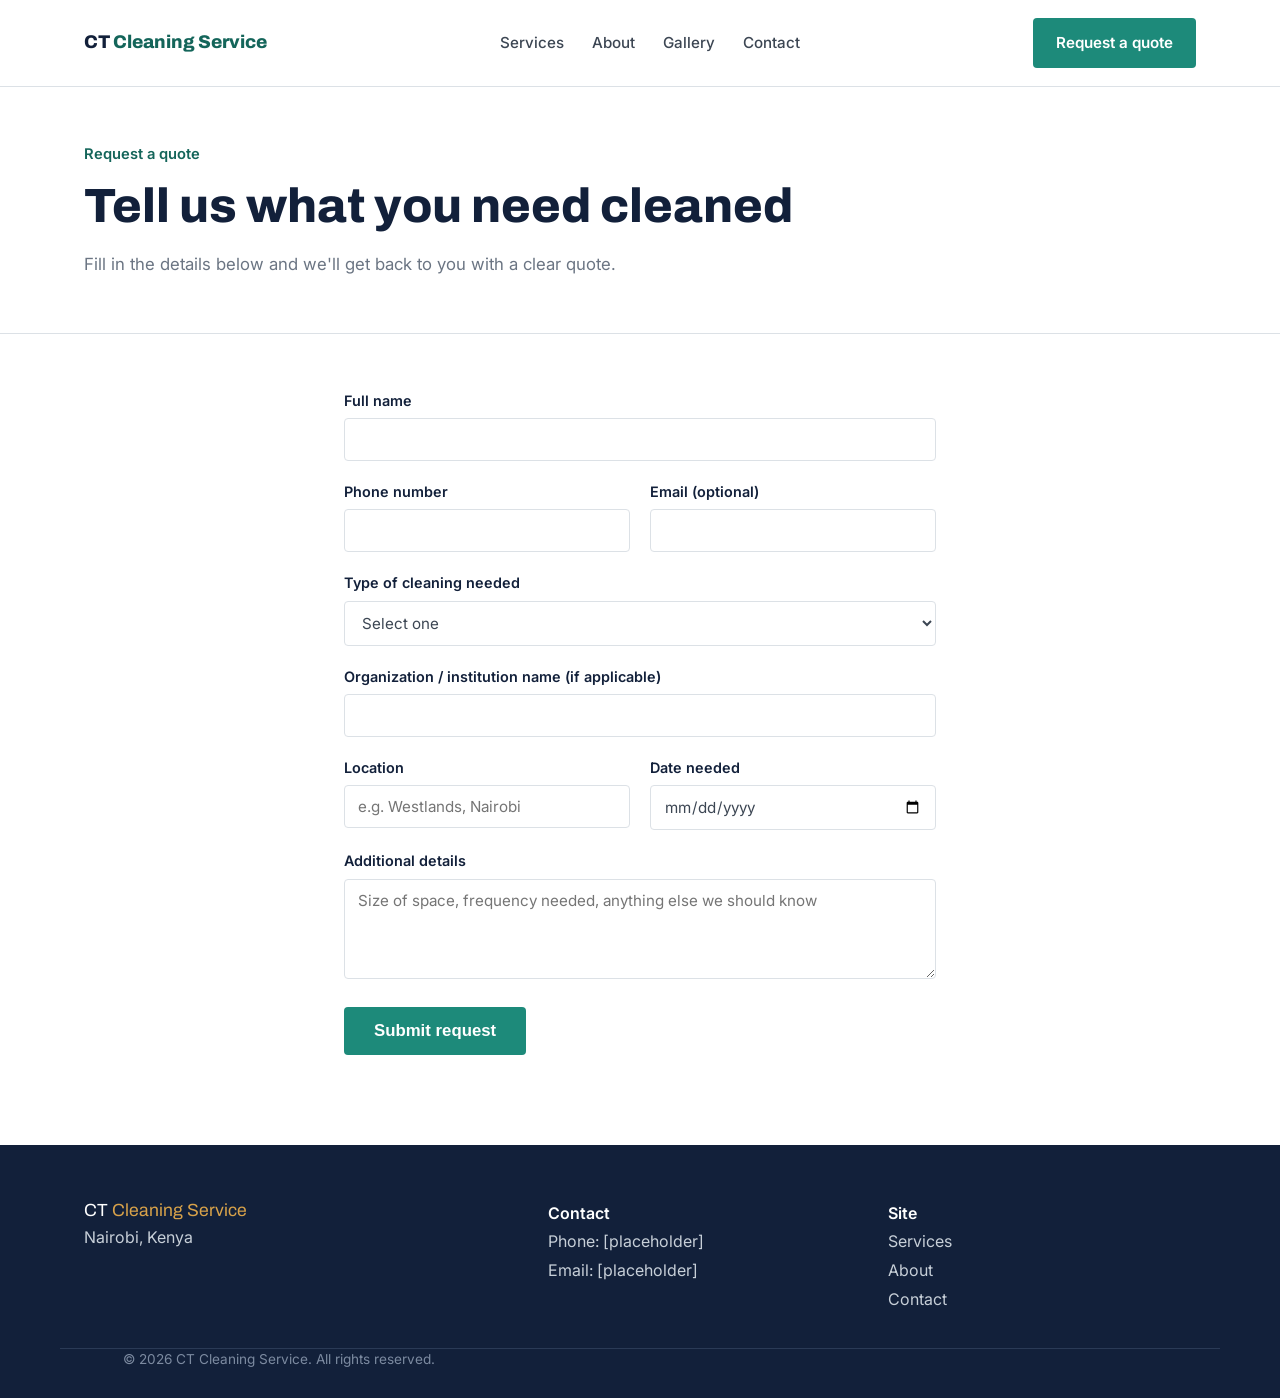
<file: quote.html>
<!DOCTYPE html>
<html lang="en">
<head>
<meta charset="UTF-8">
<meta name="viewport" content="width=device-width, initial-scale=1.0">
<title>Request a Quote — CT Cleaning Service</title>
<meta name="description" content="Request a cleaning quote from CT Cleaning Service, Nairobi.">
<link rel="preconnect" href="https://fonts.googleapis.com">
<link href="https://fonts.googleapis.com/css2?family=Archivo:wght@500;700;800&family=Inter:wght@400;500;600&display=swap" rel="stylesheet">
<link rel="stylesheet" href="css/style.css">
</head>
<body>

<header class="site-header">
  <div class="wrap header-inner">
    <a href="index.html" class="logo">CT <span>Cleaning Service</span></a>
    <nav class="main-nav">
      <a href="services.html">Services</a>
      <a href="about.html">About</a>
      <a href="gallery.html">Gallery</a>
      <a href="contact.html">Contact</a>
    </nav>
    <a href="quote.html" class="btn btn-primary header-cta active">Request a quote</a>
  </div>
</header>

<main>

  <section class="page-hero">
    <div class="wrap">
      <p class="hero-kicker">Request a quote</p>
      <h1>Tell us what you need cleaned</h1>
      <p class="hero-sub">Fill in the details below and we'll get back to you with a clear quote.</p>
    </div>
  </section>

  <section class="quote-section">
    <div class="wrap quote-wrap">
      <form id="quote-form" class="quote-form" novalidate>

        <div class="form-row">
          <label for="name">Full name</label>
          <input type="text" id="name" name="name" required>
        </div>

        <div class="form-row two-col">
          <div>
            <label for="phone">Phone number</label>
            <input type="tel" id="phone" name="phone" required>
          </div>
          <div>
            <label for="email">Email (optional)</label>
            <input type="email" id="email" name="email">
          </div>
        </div>

        <div class="form-row">
          <label for="service-type">Type of cleaning needed</label>
          <select id="service-type" name="service_type" required>
            <option value="" disabled selected>Select one</option>
            <option value="institutional">Institutional / large-scale</option>
            <option value="office">Office</option>
            <option value="church-event">Church / event</option>
            <option value="home">Home</option>
            <option value="other">Other</option>
          </select>
        </div>

        <div class="form-row">
          <label for="org-name">Organization / institution name (if applicable)</label>
          <input type="text" id="org-name" name="org_name">
        </div>

        <div class="form-row two-col">
          <div>
            <label for="location">Location</label>
            <input type="text" id="location" name="location" placeholder="e.g. Westlands, Nairobi" required>
          </div>
          <div>
            <label for="date-needed">Date needed</label>
            <input type="date" id="date-needed" name="date_needed">
          </div>
        </div>

        <div class="form-row">
          <label for="notes">Additional details</label>
          <textarea id="notes" name="notes" rows="4" placeholder="Size of space, frequency needed, anything else we should know"></textarea>
        </div>

        <button type="submit" class="btn btn-primary btn-large">Submit request</button>
      </form>

      <div id="quote-success" class="quote-success" hidden>
        <h2>Thanks — request received</h2>
        <p>We've got your details and will be in touch shortly.</p>
      </div>

      <div id="quote-error" class="quote-error" hidden>
        <p>Something went wrong submitting your request. Please try again, or contact us directly.</p>
      </div>
    </div>
  </section>

</main>

<footer class="site-footer">
  <div class="wrap footer-inner">
    <div>
      <p class="footer-logo">CT <span>Cleaning Service</span></p>
      <p>Nairobi, Kenya</p>
    </div>
    <div>
      <p class="footer-heading">Contact</p>
      <p>Phone: [placeholder]</p>
      <p>Email: [placeholder]</p>
    </div>
    <div>
      <p class="footer-heading">Site</p>
      <p><a href="services.html">Services</a></p>
      <p><a href="about.html">About</a></p>
      <p><a href="contact.html">Contact</a></p>
    </div>
  </div>
  <p class="footer-copy">&copy; <span id="year"></span> CT Cleaning Service. All rights reserved.</p>
</footer>

<script>
document.getElementById('year').textContent = new Date().getFullYear();

const form = document.getElementById('quote-form');
const success = document.getElementById('quote-success');
const errorBox = document.getElementById('quote-error');

form.addEventListener('submit', async function (e) {
  e.preventDefault();

  const payload = {
    name: document.getElementById('name').value,
    phone: document.getElementById('phone').value,
    email: document.getElementById('email').value || null,
    service_type: document.getElementById('service-type').value,
    org_name: document.getElementById('org-name').value || null,
    location: document.getElementById('location').value,
    date_needed: document.getElementById('date-needed').value || null,
    notes: document.getElementById('notes').value || null,
  };

  const submitBtn = form.querySelector('button[type="submit"]');
  submitBtn.disabled = true;
  submitBtn.textContent = 'Submitting...';

  try {
    const res = await fetch('/api/quotes', {
      method: 'POST',
      headers: { 'Content-Type': 'application/json' },
      body: JSON.stringify(payload),
    });

    if (!res.ok) throw new Error('Request failed');

    form.hidden = true;
    success.hidden = false;
  } catch (err) {
    errorBox.hidden = false;
    submitBtn.disabled = false;
    submitBtn.textContent = 'Submit request';
  }
});
</script>
</body>
</html>
</file>
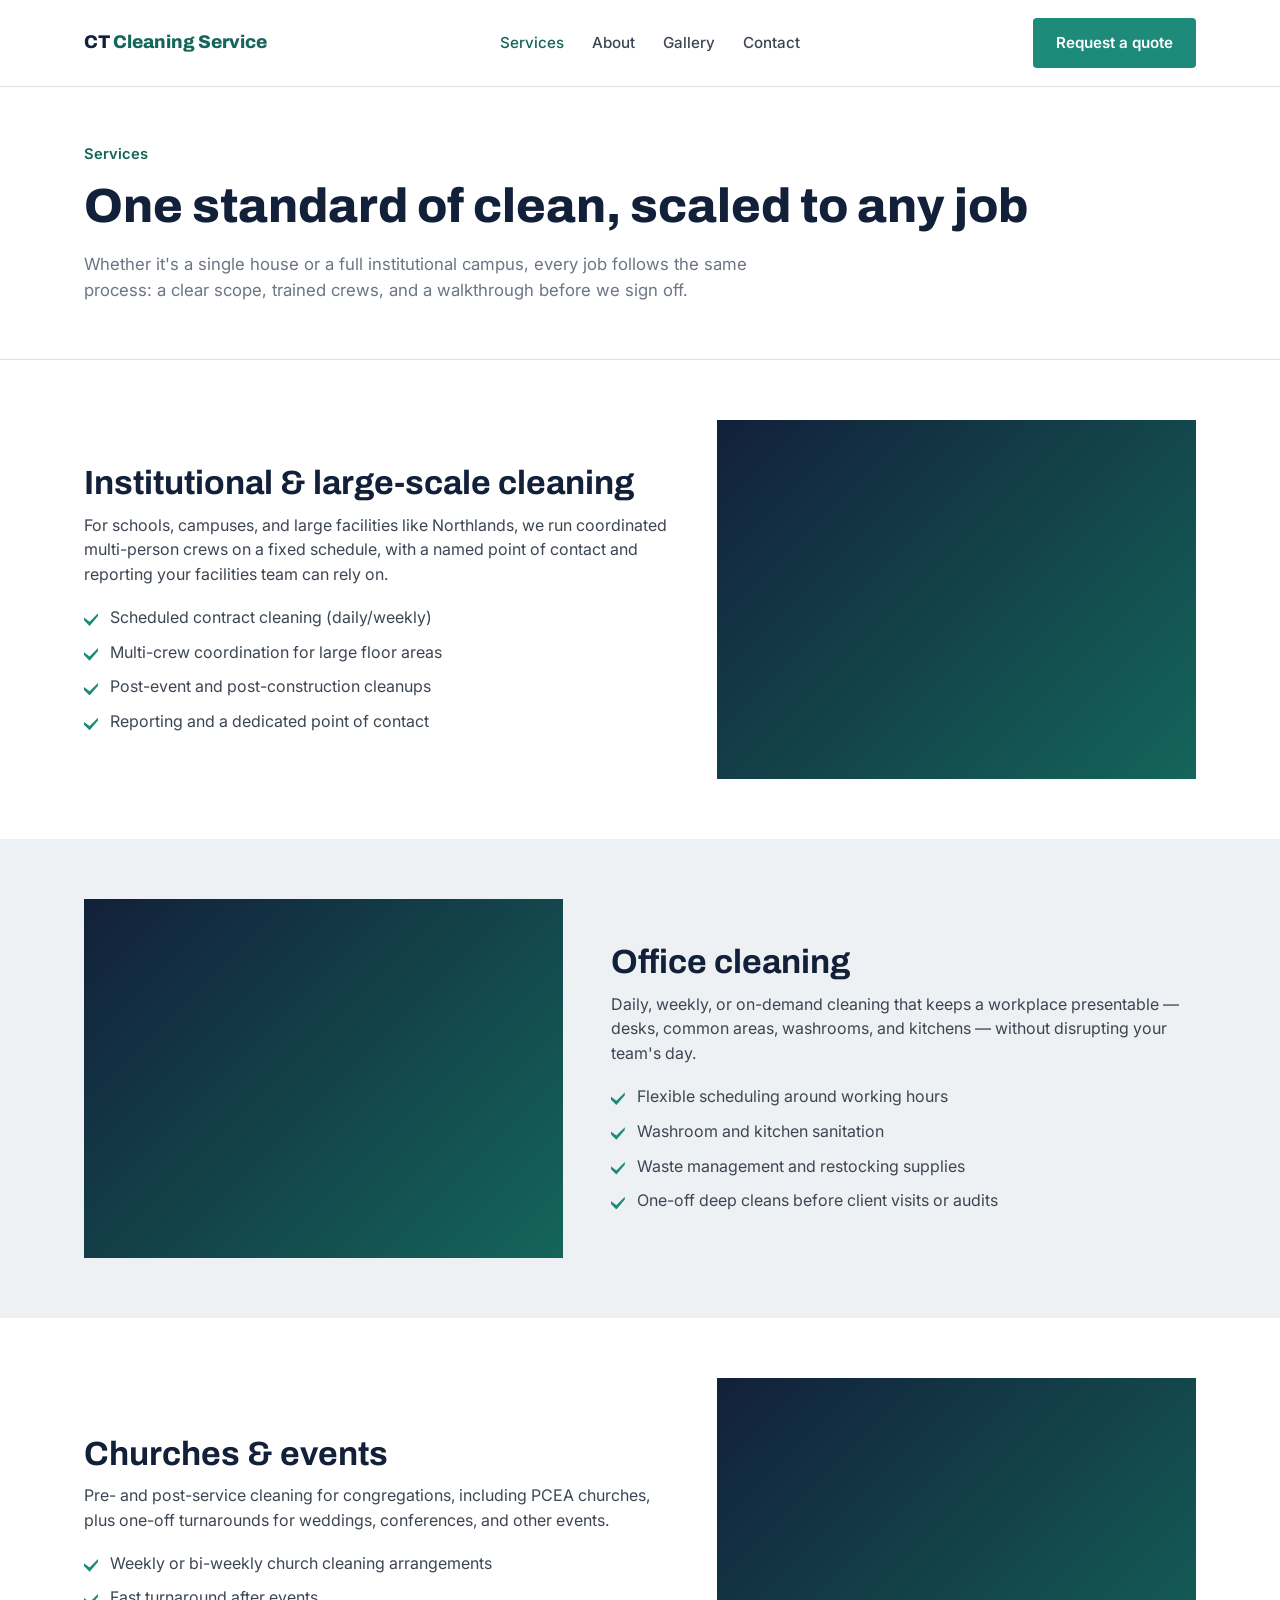
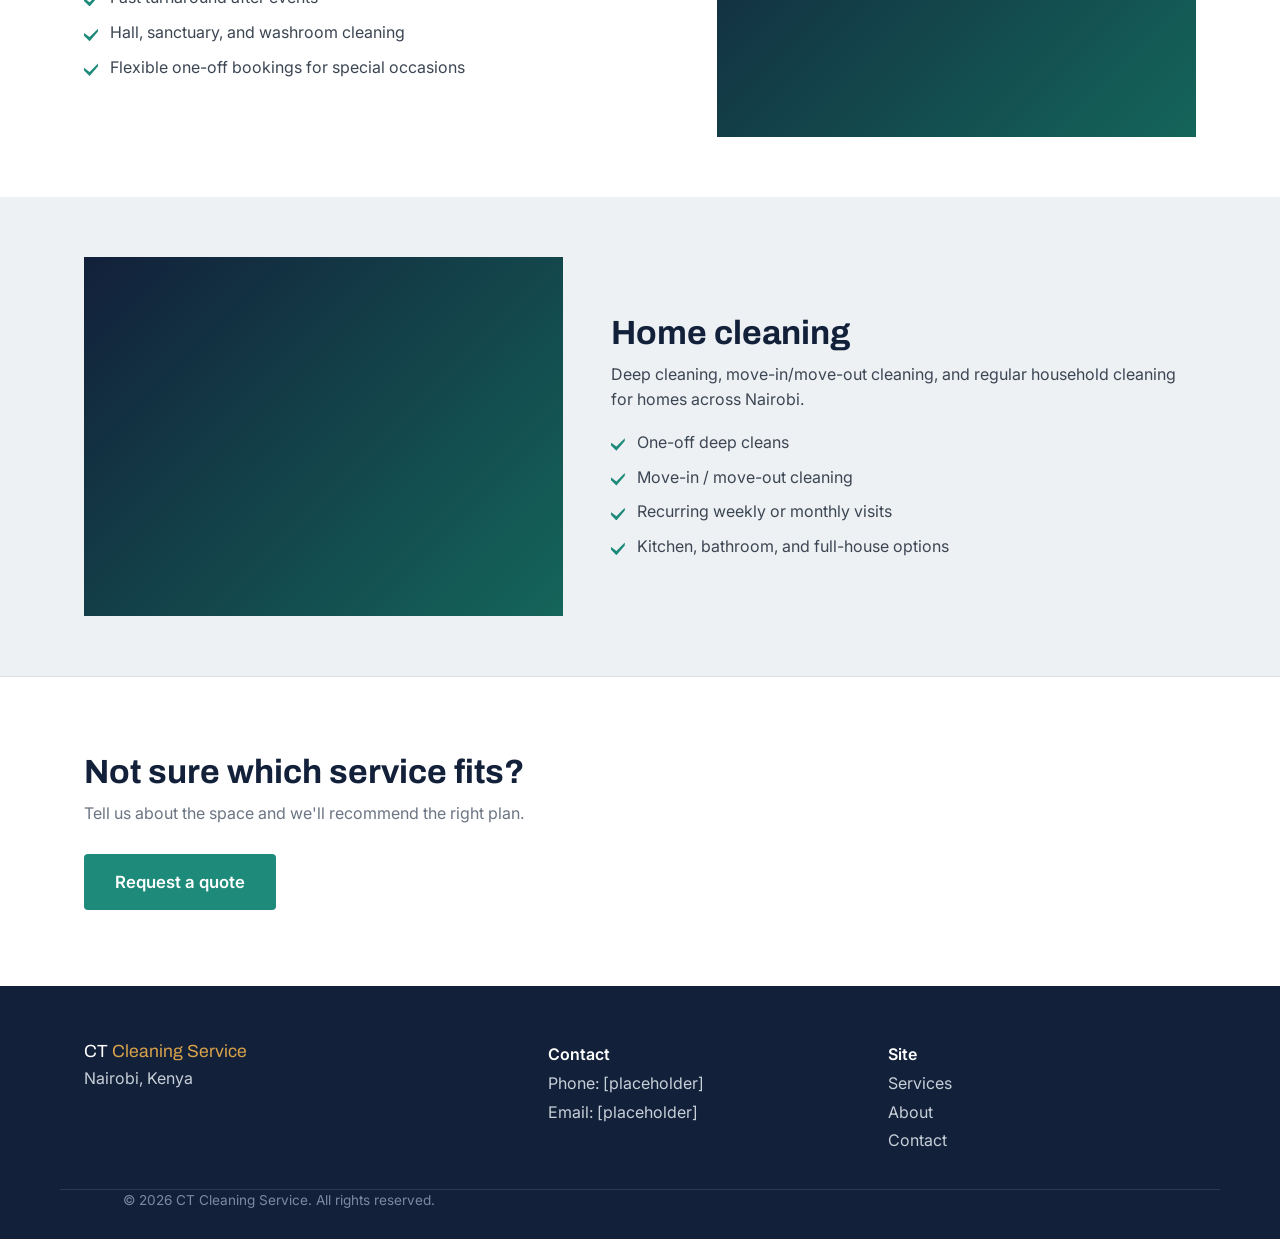
<file: services.html>
<!DOCTYPE html>
<html lang="en">
<head>
<meta charset="UTF-8">
<meta name="viewport" content="width=device-width, initial-scale=1.0">
<title>Services — CT Cleaning Service</title>
<meta name="description" content="Residential, office, church/event, and large-scale institutional cleaning services from CT Cleaning Service, Nairobi.">
<link rel="preconnect" href="https://fonts.googleapis.com">
<link href="https://fonts.googleapis.com/css2?family=Archivo:wght@500;700;800&family=Inter:wght@400;500;600&display=swap" rel="stylesheet">
<link rel="stylesheet" href="css/style.css">
</head>
<body>

<header class="site-header">
  <div class="wrap header-inner">
    <a href="index.html" class="logo">CT <span>Cleaning Service</span></a>
    <nav class="main-nav">
      <a href="services.html" class="active">Services</a>
      <a href="about.html">About</a>
      <a href="gallery.html">Gallery</a>
      <a href="contact.html">Contact</a>
    </nav>
    <a href="quote.html" class="btn btn-primary header-cta">Request a quote</a>
  </div>
</header>

<main>

  <section class="page-hero">
    <div class="wrap">
      <p class="hero-kicker">Services</p>
      <h1>One standard of clean, scaled to any job</h1>
      <p class="hero-sub">Whether it's a single house or a full institutional campus, every job follows the same process: a clear scope, trained crews, and a walkthrough before we sign off.</p>
    </div>
  </section>

  <section class="service-detail">
    <div class="wrap service-detail-inner">
      <div class="service-detail-text">
        <h2>Institutional &amp; large-scale cleaning</h2>
        <p>For schools, campuses, and large facilities like Northlands, we run coordinated multi-person crews on a fixed schedule, with a named point of contact and reporting your facilities team can rely on.</p>
        <ul class="check-list">
          <li>Scheduled contract cleaning (daily/weekly)</li>
          <li>Multi-crew coordination for large floor areas</li>
          <li>Post-event and post-construction cleanups</li>
          <li>Reporting and a dedicated point of contact</li>
        </ul>
      </div>
      <div class="service-detail-visual" aria-hidden="true"></div>
    </div>
  </section>

  <section class="service-detail alt">
    <div class="wrap service-detail-inner reverse">
      <div class="service-detail-visual" aria-hidden="true"></div>
      <div class="service-detail-text">
        <h2>Office cleaning</h2>
        <p>Daily, weekly, or on-demand cleaning that keeps a workplace presentable — desks, common areas, washrooms, and kitchens — without disrupting your team's day.</p>
        <ul class="check-list">
          <li>Flexible scheduling around working hours</li>
          <li>Washroom and kitchen sanitation</li>
          <li>Waste management and restocking supplies</li>
          <li>One-off deep cleans before client visits or audits</li>
        </ul>
      </div>
    </div>
  </section>

  <section class="service-detail">
    <div class="wrap service-detail-inner">
      <div class="service-detail-text">
        <h2>Churches &amp; events</h2>
        <p>Pre- and post-service cleaning for congregations, including PCEA churches, plus one-off turnarounds for weddings, conferences, and other events.</p>
        <ul class="check-list">
          <li>Weekly or bi-weekly church cleaning arrangements</li>
          <li>Fast turnaround after events</li>
          <li>Hall, sanctuary, and washroom cleaning</li>
          <li>Flexible one-off bookings for special occasions</li>
        </ul>
      </div>
      <div class="service-detail-visual" aria-hidden="true"></div>
    </div>
  </section>

  <section class="service-detail alt">
    <div class="wrap service-detail-inner reverse">
      <div class="service-detail-visual" aria-hidden="true"></div>
      <div class="service-detail-text">
        <h2>Home cleaning</h2>
        <p>Deep cleaning, move-in/move-out cleaning, and regular household cleaning for homes across Nairobi.</p>
        <ul class="check-list">
          <li>One-off deep cleans</li>
          <li>Move-in / move-out cleaning</li>
          <li>Recurring weekly or monthly visits</li>
          <li>Kitchen, bathroom, and full-house options</li>
        </ul>
      </div>
    </div>
  </section>

  <section class="cta-band">
    <div class="wrap cta-inner">
      <h2>Not sure which service fits?</h2>
      <p>Tell us about the space and we'll recommend the right plan.</p>
      <a href="quote.html" class="btn btn-primary btn-large">Request a quote</a>
    </div>
  </section>

</main>

<footer class="site-footer">
  <div class="wrap footer-inner">
    <div>
      <p class="footer-logo">CT <span>Cleaning Service</span></p>
      <p>Nairobi, Kenya</p>
    </div>
    <div>
      <p class="footer-heading">Contact</p>
      <p>Phone: [placeholder]</p>
      <p>Email: [placeholder]</p>
    </div>
    <div>
      <p class="footer-heading">Site</p>
      <p><a href="services.html">Services</a></p>
      <p><a href="about.html">About</a></p>
      <p><a href="contact.html">Contact</a></p>
    </div>
  </div>
  <p class="footer-copy">&copy; <span id="year"></span> CT Cleaning Service. All rights reserved.</p>
</footer>

<script>document.getElementById('year').textContent = new Date().getFullYear();</script>
</body>
</html>
</file>
<file: css/style.css>
:root {
  --ink: #12203A;
  --white: #FFFFFF;
  --alt-bg: #EEF1F4;
  --teal: #1D8A7A;
  --teal-dark: #14655A;
  --gold: #D8A24A;
  --text: #3C4653;
  --text-soft: #6B7583;
  --border: #DCE1E6;
  --radius: 4px;
  --max: 1160px;
}

* { box-sizing: border-box; }

body {
  margin: 0;
  font-family: 'Inter', system-ui, sans-serif;
  color: var(--text);
  background: var(--white);
  line-height: 1.55;
}

h1, h2, h3, .logo, .footer-logo {
  font-family: 'Archivo', sans-serif;
  color: var(--ink);
  margin: 0;
  line-height: 1.15;
}

h1 { font-weight: 800; font-size: clamp(2rem, 4vw, 3rem); }
h2 { font-weight: 700; font-size: clamp(1.5rem, 3vw, 2.1rem); margin-bottom: 0.6rem; }
h3 { font-weight: 700; font-size: 1.2rem; margin-bottom: 0.5rem; }

p { margin: 0 0 1rem; max-width: 62ch; }

a { color: var(--teal-dark); text-decoration: none; }
a:hover { text-decoration: underline; }
a:focus-visible, button:focus-visible { outline: 2px solid var(--teal); outline-offset: 2px; }

.wrap {
  max-width: var(--max);
  margin: 0 auto;
  padding: 0 24px;
}

/* Header */
.site-header {
  border-bottom: 1px solid var(--border);
  position: sticky;
  top: 0;
  background: var(--white);
  z-index: 10;
}
.header-inner {
  display: flex;
  align-items: center;
  justify-content: space-between;
  padding-top: 18px;
  padding-bottom: 18px;
  gap: 24px;
}
.logo {
  font-weight: 800;
  font-size: 1.15rem;
  color: var(--ink);
  white-space: nowrap;
}
.logo span { color: var(--teal-dark); }
.main-nav {
  display: flex;
  gap: 28px;
  flex: 1;
  justify-content: center;
}
.main-nav a {
  color: var(--text);
  font-weight: 500;
  font-size: 0.95rem;
}
.main-nav a:hover { color: var(--teal-dark); text-decoration: none; }
.header-cta { white-space: nowrap; }

/* Buttons */
.btn {
  display: inline-block;
  padding: 12px 22px;
  border-radius: var(--radius);
  font-weight: 600;
  font-size: 0.95rem;
  border: 1px solid transparent;
}
.btn:hover { text-decoration: none; }
.btn-primary {
  background: var(--teal);
  color: var(--white);
}
.btn-primary:hover { background: var(--teal-dark); }
.btn-ghost {
  border-color: var(--ink);
  color: var(--ink);
}
.btn-ghost:hover { background: var(--ink); color: var(--white); }
.btn-large { padding: 14px 30px; font-size: 1.05rem; }

/* Hero */
.hero { padding: 64px 0 40px; }
.hero-inner {
  display: grid;
  grid-template-columns: 1.1fr 0.9fr;
  gap: 48px;
  align-items: center;
}
.hero-kicker {
  color: var(--teal-dark);
  font-weight: 600;
  font-size: 0.92rem;
  margin-bottom: 14px;
}
.hero-copy h1 { margin-bottom: 18px; }
.hero-sub { color: var(--text-soft); font-size: 1.05rem; }
.hero-actions { display: flex; gap: 16px; margin-top: 28px; flex-wrap: wrap; }
.hero-visual svg { width: 100%; height: auto; display: block; }

/* Trust strip */
.trust-strip { background: var(--ink); }
.trust-inner {
  display: flex;
  flex-wrap: wrap;
  gap: 32px;
  padding: 26px 24px;
  justify-content: space-between;
}
.trust-item { display: flex; flex-direction: column; gap: 2px; }
.trust-figure { color: var(--white); font-family: 'Archivo', sans-serif; font-weight: 700; font-size: 1.15rem; }
.trust-label { color: #B9C2CC; font-size: 0.85rem; }

/* Services */
.services { padding: 72px 0; }
.section-lead { color: var(--text-soft); max-width: 60ch; }
.services-grid {
  display: grid;
  grid-template-columns: repeat(3, 1fr);
  grid-auto-rows: 1fr;
  gap: 20px;
  margin-top: 32px;
}
.service-card {
  border: 1px solid var(--border);
  padding: 26px;
  background: var(--white);
}
.service-card--large {
  grid-column: span 3;
  background: var(--alt-bg);
  border-color: var(--alt-bg);
  padding: 34px;
}
.service-card--large h3 { font-size: 1.4rem; }
.service-card p { margin-bottom: 0; }

/* About teaser */
.about-teaser { background: var(--alt-bg); padding: 72px 0; }
.about-inner {
  display: grid;
  grid-template-columns: 0.8fr 1.2fr;
  gap: 48px;
  align-items: center;
}
.about-visual {
  aspect-ratio: 4/3;
  background: linear-gradient(135deg, var(--ink), var(--teal-dark));
}
.link-arrow { font-weight: 600; color: var(--teal-dark); }

/* CTA band */
.cta-band { padding: 76px 0; text-align: left; border-top: 1px solid var(--border); }
.cta-inner p { color: var(--text-soft); }
.cta-inner .btn { margin-top: 12px; }

/* Footer */
.site-footer { background: var(--ink); color: #C7CFD8; padding: 56px 0 24px; }
.footer-inner {
  display: grid;
  grid-template-columns: 1.4fr 1fr 1fr;
  gap: 32px;
  padding-bottom: 32px;
  border-bottom: 1px solid #2A3A56;
}
.footer-logo { color: var(--white); font-size: 1.1rem; margin-bottom: 8px; }
.footer-logo span { color: var(--gold); }
.footer-heading { color: var(--white); font-weight: 600; margin-bottom: 8px; }
.site-footer a { color: #C7CFD8; }
.site-footer p { margin: 0 0 4px; }
.footer-copy { text-align: center; color: #7C8AA0; font-size: 0.85rem; margin: 24px 0 0; }

/* Responsive */
@media (max-width: 860px) {
  .hero-inner { grid-template-columns: 1fr; }
  .hero-visual { order: -1; max-width: 320px; margin: 0 auto; }
  .main-nav { display: none; }
  .services-grid { grid-template-columns: 1fr 1fr; }
  .service-card--large { grid-column: span 2; }
  .about-inner { grid-template-columns: 1fr; }
  .footer-inner { grid-template-columns: 1fr; }
}
@media (max-width: 520px) {
  .services-grid { grid-template-columns: 1fr; }
  .service-card--large { grid-column: span 1; }
  .header-cta { display: none; }
}

.main-nav a.active { color: var(--teal-dark); }

/* Page hero (inner pages) */
.page-hero { padding: 56px 0 40px; border-bottom: 1px solid var(--border); }
.page-hero h1 { margin: 10px 0 16px; }
.page-hero .hero-sub { color: var(--text-soft); font-size: 1.05rem; }

/* Service detail rows */
.service-detail { padding: 60px 0; }
.service-detail.alt { background: var(--alt-bg); }
.service-detail-inner {
  display: grid;
  grid-template-columns: 1.1fr 0.9fr;
  gap: 48px;
  align-items: center;
}
.service-detail-inner.reverse { grid-template-columns: 0.9fr 1.1fr; }
.service-detail-inner.reverse .service-detail-visual { order: -1; }
.service-detail-visual {
  aspect-ratio: 4/3;
  background: linear-gradient(135deg, var(--ink), var(--teal-dark));
}
.check-list { list-style: none; padding: 0; margin: 18px 0 0; display: grid; gap: 10px; }
.check-list li {
  padding-left: 26px;
  position: relative;
  color: var(--text);
}
.check-list li::before {
  content: "";
  position: absolute;
  left: 0;
  top: 7px;
  width: 14px;
  height: 14px;
  background: var(--teal);
  clip-path: polygon(0 40%, 40% 70%, 100% 10%, 100% 30%, 40% 100%, 0 60%);
}

.values-grid {
  display: grid;
  grid-template-columns: repeat(4, 1fr);
  gap: 20px;
  margin-top: 32px;
}
.value-card {
  background: var(--white);
  border: 1px solid var(--border);
  padding: 22px;
}
.value-card p { margin-bottom: 0; font-size: 0.95rem; }

@media (max-width: 860px) {
  .service-detail-inner,
  .service-detail-inner.reverse { grid-template-columns: 1fr; }
  .service-detail-inner.reverse .service-detail-visual { order: 0; }
  .values-grid { grid-template-columns: 1fr 1fr; }
}
@media (max-width: 520px) {
  .values-grid { grid-template-columns: 1fr; }
}

/* Contact page */
.contact-section { padding: 64px 0 76px; }
.contact-inner {
  display: grid;
  grid-template-columns: repeat(4, 1fr);
  gap: 20px;
}
.contact-card {
  border: 1px solid var(--border);
  padding: 24px;
  background: var(--alt-bg);
}
.contact-card h3 { font-size: 1rem; color: var(--teal-dark); margin-bottom: 6px; }
.contact-card p { margin-bottom: 0; font-size: 0.95rem; }

/* Quote form */
.quote-section { padding: 56px 0 90px; }
.quote-wrap { max-width: 640px; }
.quote-form { display: grid; gap: 20px; }
.form-row { display: flex; flex-direction: column; gap: 6px; }
.form-row.two-col {
  display: grid;
  grid-template-columns: 1fr 1fr;
  gap: 20px;
}
.form-row.two-col > div { display: flex; flex-direction: column; gap: 6px; }
label { font-weight: 600; font-size: 0.9rem; color: var(--ink); }
input, select, textarea {
  font-family: 'Inter', sans-serif;
  font-size: 0.95rem;
  padding: 11px 13px;
  border: 1px solid var(--border);
  border-radius: var(--radius);
  color: var(--text);
  background: var(--white);
}
input:focus, select:focus, textarea:focus {
  outline: 2px solid var(--teal);
  outline-offset: 1px;
  border-color: var(--teal);
}
textarea { resize: vertical; }
.quote-form .btn { justify-self: start; margin-top: 8px; border: none; cursor: pointer; }
.quote-success {
  border: 1px solid var(--teal);
  background: var(--alt-bg);
  padding: 28px;
}
.quote-success h2 { margin-bottom: 10px; }
.quote-success p { margin-bottom: 0; color: var(--text-soft); }
.quote-error {
  border: 1px solid #B3261E;
  background: #FBEAEA;
  color: #7A1E17;
  padding: 16px 20px;
  margin-top: 16px;
}
.quote-error p { margin-bottom: 0; }

@media (max-width: 860px) {
  .contact-inner { grid-template-columns: 1fr 1fr; }
}
@media (max-width: 520px) {
  .contact-inner { grid-template-columns: 1fr; }
  .form-row.two-col { grid-template-columns: 1fr; }
}

/* Gallery */
.gallery-section { padding: 56px 0 90px; }
.gallery-grid {
  display: grid;
  grid-template-columns: repeat(3, 1fr);
  gap: 16px;
}
.gallery-item {
  aspect-ratio: 4/3;
  background: linear-gradient(135deg, var(--alt-bg), var(--border));
}

@media (max-width: 860px) {
  .gallery-grid { grid-template-columns: 1fr 1fr; }
}
@media (max-width: 520px) {
  .gallery-grid { grid-template-columns: 1fr; }
}

@media (prefers-reduced-motion: reduce) {
  * { scroll-behavior: auto !important; }
}
</file>
